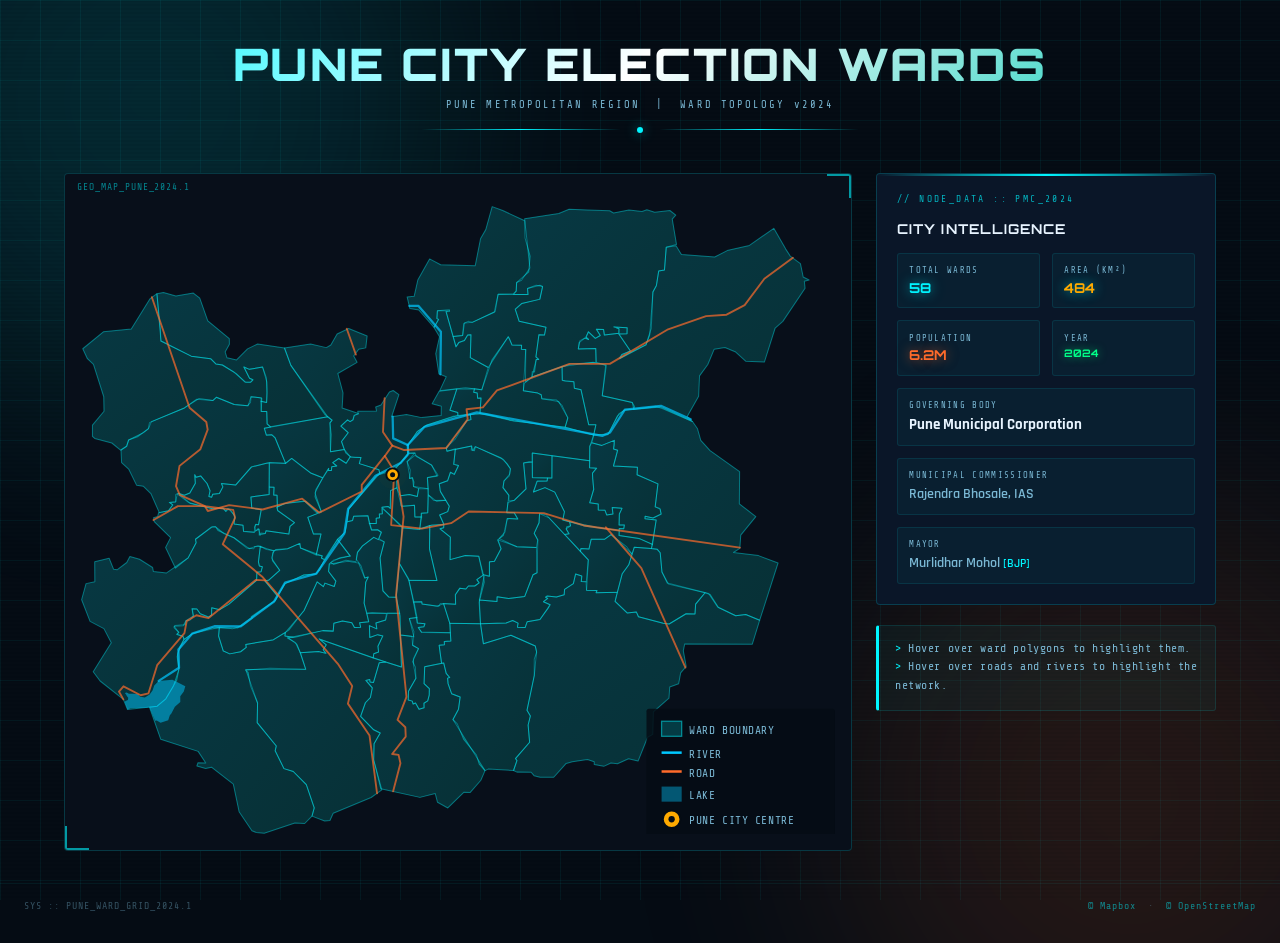
<file: portfolio_websites/multimedia_vs/index.html>
<!DOCTYPE html>
<html lang="en">
<head>
  <title>Pune City Election Wards</title>
  <meta name="viewport" content="width=device-width, initial-scale=1.0">
  <link href="https://fonts.googleapis.com/css2?family=Share+Tech+Mono&family=Rajdhani:wght@400;600;700&family=Orbitron:wght@700;900&display=swap" rel="stylesheet">
  <style>
    :root {
      --bg-deep:       #050c14;
      --bg-panel:      #080f1a;
      --bg-card:       #0a1628;
      --accent-cyan:   #00f5ff;
      --accent-teal:   #00c8b4;
      --accent-orange: #ff6b2b;
      --accent-amber:  #ffaa00;
      --grid-line:     rgba(0,245,255,0.06);
      --border:        rgba(0,245,255,0.18);
      --text-primary:  #e8f4ff;
      --text-secondary:#7ab8d4;
      --text-mono:     #00f5ff;
      --glow-cyan:     0 0 12px rgba(0,245,255,0.6), 0 0 30px rgba(0,245,255,0.2);
      --glow-orange:   0 0 12px rgba(255,107,43,0.6), 0 0 30px rgba(255,107,43,0.2);
    }

    *, *::before, *::after { box-sizing: border-box; margin: 0; padding: 0; }

    html { scroll-behavior: smooth; }

    body {
      background-color: var(--bg-deep);
      color: var(--text-primary);
      font-family: 'Rajdhani', sans-serif;
      min-height: 100vh;
      overflow-x: hidden;
      position: relative;
    }

    /* Animated grid background */
    body::before {
      content: '';
      position: fixed;
      inset: 0;
      background-image:
        linear-gradient(var(--grid-line) 1px, transparent 1px),
        linear-gradient(90deg, var(--grid-line) 1px, transparent 1px);
      background-size: 40px 40px;
      pointer-events: none;
      z-index: 0;
    }

    /* Scan-line overlay */
    body::after {
      content: '';
      position: fixed;
      inset: 0;
      background: repeating-linear-gradient(
        0deg,
        transparent,
        transparent 2px,
        rgba(0,0,0,0.04) 2px,
        rgba(0,0,0,0.04) 4px
      );
      pointer-events: none;
      z-index: 1;
    }

    /* Moving ambient glow */
    .ambient {
      position: fixed;
      width: 600px;
      height: 600px;
      border-radius: 50%;
      filter: blur(120px);
      opacity: 0.12;
      pointer-events: none;
      z-index: 0;
      animation: drift 18s ease-in-out infinite alternate;
    }
    .ambient-1 { background: var(--accent-cyan);  top: -200px; left: -150px; }
    .ambient-2 { background: var(--accent-orange); bottom: -200px; right: -150px; animation-delay: -9s; }

    @keyframes drift {
      from { transform: translate(0, 0); }
      to   { transform: translate(60px, 40px); }
    }

    main { position: relative; z-index: 2; }

    /* ── HEADER ── */
    header {
      text-align: center;
      padding: 2.5rem 1rem 1.5rem;
      position: relative;
    }

    .header-label {
      font-family: 'Share Tech Mono', monospace;
      font-size: 0.7rem;
      letter-spacing: 0.3em;
      color: var(--accent-cyan);
      text-transform: uppercase;
      margin-bottom: 0.5rem;
      opacity: 0.8;
    }

    h1 {
      font-family: 'Orbitron', sans-serif;
      font-size: clamp(1.4rem, 5vw, 2.8rem);
      font-weight: 900;
      letter-spacing: 0.05em;
      text-transform: uppercase;
      background: linear-gradient(135deg, var(--accent-cyan) 0%, #ffffff 50%, var(--accent-teal) 100%);
      -webkit-background-clip: text;
      -webkit-text-fill-color: transparent;
      background-clip: text;
      line-height: 1.1;
    }

    .header-sub {
      font-family: 'Share Tech Mono', monospace;
      font-size: 0.65rem;
      letter-spacing: 0.2em;
      color: var(--text-secondary);
      margin-top: 0.6rem;
    }

    .header-line {
      display: flex;
      align-items: center;
      justify-content: center;
      gap: 1rem;
      margin-top: 1rem;
    }
    .header-line::before,
    .header-line::after {
      content: '';
      flex: 1;
      max-width: 200px;
      height: 1px;
      background: linear-gradient(90deg, transparent, var(--accent-cyan), transparent);
    }
    .header-dot {
      width: 6px; height: 6px;
      background: var(--accent-cyan);
      border-radius: 50%;
      box-shadow: var(--glow-cyan);
      animation: pulse 2s ease-in-out infinite;
    }
    @keyframes pulse {
      0%, 100% { opacity: 1; transform: scale(1); }
      50%       { opacity: 0.5; transform: scale(0.7); }
    }

    /* ── LAYOUT ── */
    .container {
      display: grid;
      grid-template-columns: 1fr 340px;
      gap: 1.5rem;
      padding: 1rem 1.5rem 2rem;
      align-items: start;
      max-width: 1200px;
      margin: 0 auto;
    }

    /* ── MAP PANEL ── */
    .map-panel {
      background: var(--bg-panel);
      border: 1px solid var(--border);
      border-radius: 4px;
      padding: 1rem;
      position: relative;
      overflow: hidden;
    }

    .map-panel::before {
      content: 'GEO_MAP_PUNE_2024.1';
      position: absolute;
      top: 8px; left: 12px;
      font-family: 'Share Tech Mono', monospace;
      font-size: 0.6rem;
      color: var(--accent-cyan);
      opacity: 0.5;
      letter-spacing: 0.1em;
    }

    /* Corner decorations */
    .map-panel::after {
      content: '';
      position: absolute;
      top: 0; right: 0;
      width: 24px; height: 24px;
      border-top: 2px solid var(--accent-cyan);
      border-right: 2px solid var(--accent-cyan);
      opacity: 0.6;
    }

    .corner-bl {
      position: absolute;
      bottom: 0; left: 0;
      width: 24px; height: 24px;
      border-bottom: 2px solid var(--accent-cyan);
      border-left: 2px solid var(--accent-cyan);
      opacity: 0.6;
    }

    svg {
      width: 100%;
      height: auto;
      display: block;
      margin-top: 1rem;
    }

    /* Ward polygons */
    #ward polygon {
      fill: url(#techGrad);
      fill-opacity: 0.18;
      stroke: var(--accent-cyan);
      stroke-opacity: 0.4;
      stroke-width: 0.8;
      stroke-linecap: round;
      stroke-linejoin: round;
      transition: fill-opacity 0.2s, stroke-opacity 0.2s, stroke-width 0.2s;
      cursor: pointer;
    }

    #ward polygon:hover {
      fill: var(--accent-cyan);
      fill-opacity: 0.28;
      stroke-opacity: 1;
      stroke-width: 2px;
      filter: drop-shadow(0 0 6px rgba(0,245,255,0.5));
    }

    #road {
      transition: stroke 0.2s;
    }
    #road:hover polyline,
    #road:hover path {
      stroke: #ff9999;
      stroke-width: 3px;
    }

    #river:hover path,
    #river:hover polyline {
      stroke: #33ddff;
      stroke-width: 3px;
    }

    /* ── SIDEBAR ── */
    .sidebar { display: flex; flex-direction: column; gap: 1.2rem; }

    /* Card */
    .card {
      background: var(--bg-card);
      border: 1px solid var(--border);
      border-radius: 4px;
      padding: 1.25rem;
      position: relative;
      overflow: hidden;
    }

    .card::before {
      content: '';
      position: absolute;
      top: 0; left: 0; right: 0;
      height: 2px;
      background: linear-gradient(90deg, transparent, var(--accent-cyan), transparent);
    }

    .card-label {
      font-family: 'Share Tech Mono', monospace;
      font-size: 0.6rem;
      letter-spacing: 0.25em;
      color: var(--accent-cyan);
      text-transform: uppercase;
      margin-bottom: 1rem;
      opacity: 0.7;
    }

    .card h2 {
      font-family: 'Orbitron', sans-serif;
      font-size: 0.85rem;
      font-weight: 700;
      letter-spacing: 0.08em;
      color: var(--text-primary);
      margin-bottom: 1rem;
      text-transform: uppercase;
    }

    /* Stats grid */
    .stats-grid {
      display: grid;
      grid-template-columns: 1fr 1fr;
      gap: 0.75rem;
    }

    .stat {
      background: rgba(0,245,255,0.04);
      border: 1px solid rgba(0,245,255,0.1);
      border-radius: 3px;
      padding: 0.7rem;
    }

    .stat-label {
      font-family: 'Share Tech Mono', monospace;
      font-size: 0.55rem;
      letter-spacing: 0.15em;
      color: var(--text-secondary);
      text-transform: uppercase;
      margin-bottom: 0.3rem;
    }

    .stat-value {
      font-family: 'Orbitron', sans-serif;
      font-size: 0.85rem;
      font-weight: 700;
      color: var(--accent-cyan);
      text-shadow: var(--glow-cyan);
      line-height: 1.2;
    }

    .stat-value.orange { color: var(--accent-orange); text-shadow: var(--glow-orange); }
    .stat-value.amber  { color: var(--accent-amber); }

    .stat-full {
      grid-column: 1 / -1;
      background: rgba(0,245,255,0.04);
      border: 1px solid rgba(0,245,255,0.1);
      border-radius: 3px;
      padding: 0.7rem;
    }

   

    /* Hint card */
    .hint-card {
      background: rgba(0,245,255,0.04);
      border: 1px solid rgba(0,245,255,0.12);
      border-left: 3px solid var(--accent-cyan);
      border-radius: 3px;
      padding: 0.9rem 1rem;
      font-family: 'Share Tech Mono', monospace;
      font-size: 0.72rem;
      color: var(--text-secondary);
      letter-spacing: 0.05em;
      line-height: 1.6;
    }

    .hint-card span {
      color: var(--accent-cyan);
    }


    /* Footer */
    footer {
      padding: 1rem 1.5rem 2rem;
      font-family: 'Share Tech Mono', monospace;
      font-size: 0.62rem;
      color: rgba(122,184,212,0.4);
      letter-spacing: 0.1em;
      display: flex;
      justify-content: space-between;
      flex-wrap: wrap;
      gap: 0.5rem;
      border-top: 1px solid rgba(0,245,255,0.06);
    }

    footer a {
      color: rgba(0,245,255,0.5);
      text-decoration: none;
      transition: color 0.2s;
    }
    footer a:hover { color: var(--accent-cyan); }

    /* ── RESPONSIVE ── */
    @media (max-width: 800px) {
      .container {
        grid-template-columns: 1fr;
        padding: 0.75rem;
        gap: 1rem;
      }

      h1 { font-size: 1.3rem; }

      .stats-grid { grid-template-columns: 1fr 1fr; }

      .map-panel { padding: 0.75rem; }
    }

    @media (max-width: 480px) {
      header { padding: 1.5rem 0.75rem 1rem; }
      .stats-grid { grid-template-columns: 1fr; }
    }

    /* Tooltip */
    #tooltip {
      position: fixed;
      background: var(--bg-card);
      border: 1px solid var(--accent-cyan);
      border-radius: 3px;
      padding: 6px 10px;
      font-family: 'Share Tech Mono', monospace;
      font-size: 0.65rem;
      color: var(--accent-cyan);
      pointer-events: none;
      z-index: 999;
      display: none;
      letter-spacing: 0.08em;
      box-shadow: var(--glow-cyan);
    }

    /* Animated number counter */
    .count-up { display: inline-block; }
  </style>
</head>
<body>

  <div class="ambient ambient-1"></div>
  <div class="ambient ambient-2"></div>

  <div id="tooltip"></div>

  <main>
    <header>
      <h1>Pune City Election Wards</h1>
      <p class="header-sub">PUNE METROPOLITAN REGION &nbsp;|&nbsp; WARD TOPOLOGY v2024</p>
      <div class="header-line"><div class="header-dot"></div></div>
    </header>

    <div class="container">

      <!-- MAP -->
      <div class="map-panel">
        <div class="corner-bl"></div>
        <svg xmlns="http://www.w3.org/2000/svg" viewBox="0 0 600 500" preserveAspectRatio="xMidYMid meet">
          <defs>
            <linearGradient id="techGrad" x1="0" x2="1" y1="0" y2="1">
              <stop offset="0%"   stop-color="#00f5ff"/>
              <stop offset="100%" stop-color="#00c8b4"/>
            </linearGradient>
            <filter id="wardGlow">
              <feGaussianBlur in="SourceGraphic" stdDeviation="2" result="blur"/>
              <feComposite in="SourceGraphic" in2="blur" operator="over"/>
            </filter>
          </defs>

          <!-- Ward polygons (identical coordinate data) -->
          <g id="ward">
            <polygon points="149.7 220.8 149.7 229.5 135.2 231.5 135.9 240.4 143.4 241.7 141.3 253.6 138.8 253.5 137.8 259.7 129.3 258.9 128.9 254 121.8 253.1 122.5 247.2 118.7 241.7 116.6 240.8 115.3 243 113.2 240.6 104.7 240.9 87.1 236.8 77.5 228.6 82.2 230.2 86.6 228.4 91 220.7 90.5 213.8 91.6 215.9 95.2 214.8 100.3 220.8 102.7 226.6 101.8 231.1 104 231.7 104.8 229.4 110.1 228.8 112.9 223.5 111.7 220.9 123 222.1 135.4 207.8 147.5 204.7 149.8 204.6 149.7 220.8"/>
            <polygon points="85.5 235.9 104.7 240.9 113.2 240.6 115.3 243 117.6 241.1 122.2 246.1 121.8 253.1 128.9 254 129.4 259 137.8 259.7 141.1 256.6 142.6 261.9 143 260.3 146.7 260.6 147.2 258.5 165.4 261.1 166.3 255 169.9 251.9 156.6 242.4 155.6 239.7 162.1 236.8 178.9 234.9 188.9 244.4 180.5 247.7 185 261.1 191 261 187.2 277.7 174.7 272.2 174.2 268.5 164.4 272.7 152.8 274.4 140.8 270.3 133.8 272.7 121.7 264 109 258.2 107.1 255.3 104.5 255.3 91.1 265.2 91.6 267.9 85.3 280 75.2 288.2 67.3 271.8 71.3 263.9 58.3 251.2 57.7 248 61 247.1 61.7 244.1 69.6 242.5 73 237.9 70.3 235.9 75.3 235.5 76.6 229 85.5 235.9"/>
            <polygon points="173.2 205.2 183.2 212.7 192.3 216.2 186.2 228.3 191.3 243.4 187.3 243.9 177.7 234.7 162.1 236.8 156.2 239.5 156 230.2 153.3 230.2 153.6 223.9 149.8 223.6 149.9 204.3 162.6 204.9 167.6 200.9 173.2 205.2"/>
            <polygon points="226.6 112.9 221 114 217 119.4 219.7 124.4 204.4 133.3 208.5 148.8 207.8 160.8 220.8 165.1 217.4 166.6 216.3 170.3 214.1 171.6 212.1 170.2 206.8 175.2 212.6 180.4 207.3 187.4 209.5 193.8 198.5 195.5 198.1 172.6 199.8 170.4 194 165.9 167 126.8 161.9 113 182.7 109.9 195.2 112.7 198.8 110.6 203.8 101.8 213 97.5 227.7 103.4 226.6 112.9"/>
            <polygon points="75.5 71.6 89.4 69.3 94.5 73.3 100.9 91.4 118 105.5 118.1 110.1 114.7 116.1 116.2 120.8 123.8 122.5 132.5 113.7 140.5 109.8 161.9 113 167 126.8 196.3 167.7 150.7 175.7 148.1 173.4 147.8 163.5 143.4 163.5 143.1 155.3 147.7 156.3 148.2 148.4 147.4 136.4 144.5 128.2 134 130 129.6 128.1 134.1 137.1 136.8 138.3 135 140.2 130.9 140.2 121.9 132.3 112.5 126.5 107.3 125.7 103.1 121.5 87.7 119.5 63.6 107.4 60.4 69.8 65.6 68.9 75.5 71.6"/>
            <polygon points="63.1 97.4 63.6 107.4 87.7 119.5 103.1 121.5 107.3 125.7 112.5 126.5 123.6 133.4 130.5 140.1 135 140.2 136.8 138.3 134.1 137.1 129.6 128.1 134 130 144.5 128.2 147.9 139.9 147.7 156.3 143.1 155.3 143.7 152.7 135.3 151.7 133 159 121.9 158 107.7 152.2 104.7 154.8 94.1 153.1 82.3 160.7 54.5 172.4 53.7 177.2 45 183.6 37.9 186.2 36.3 191.2 31.7 194.4 24.5 188.6 10.9 185 9.1 183.4 9.1 174.4 18.3 163.3 18.1 151.8 9.9 126 5.1 121.5 1.4 113.6 17.8 100.1 40 97.8 54.8 74 60.4 69.8 63.1 97.4"/>
            <polygon points="218.2 200.1 222.8 200.1 221.5 205 237.1 209.9 237.7 212.9 213 241.2 210.2 259.5 204.1 265.3 193.6 281.4 191.3 280.1 191.8 278.3 187.2 277.7 191 261 185 261.1 180.5 247.8 191.3 243.4 186.2 231.5 186.9 225.6 197.1 208.8 196.9 210.4 199.3 210.5 199.5 207.5 203.5 206.9 200.3 204.2 205.1 200.9 211 204.7 214.3 199.6 218.2 200.1"/>
            <polygon points="228.3 246.4 231.2 257.8 236 257.6 239 259.6 236.6 265.5 233 263.7 224 270.5 220 275.6 218.9 283.1 210.8 281.9 200.9 285.2 198.6 283.8 206 279.9 214.3 278.6 204.1 265.3 210.2 259.5 211.9 251.2 216.1 250.2 217 246.8 228.3 246.4"/>
            <polygon points="246.8 219.2 251.3 218.1 251.4 224.2 246.3 226.5 246.1 240.7 244.3 239.1 239.5 239.8 239.8 244.8 237.4 245 237.6 248 234.9 248.4 235 252.7 229.4 252.6 228.3 246.4 217 246.8 216.1 250.2 211.9 251.2 213 241.2 235.9 214 244.8 211.7 246.8 219.2"/>
            <polygon points="199.1 181.9 198.5 195.5 209.5 193.8 214.3 199.6 211 204.7 205.1 200.9 200.3 204.2 203.5 206.9 199.5 207.5 199.3 210.5 196.9 210.4 197.1 208.8 192.3 216.3 183.2 212.7 167.7 200.9 162.8 204.8 154.5 184.6 151.9 182.1 147.5 182.4 145.9 176.9 196.3 167.7 199.8 170.5 198.1 172.6 199.1 181.9"/>
            <polygon points="113.7 260.6 121.7 264 131.8 272.1 137.5 272.7 138.1 271.1 142.7 270.8 141.2 283.2 141.9 286.4 144.3 287.1 143.3 291 140 291.5 139.7 298 117.5 317 110.4 321.2 104 319.7 103.9 325.4 101.7 327.1 94.9 324.5 92.2 320.7 88.6 320.4 89.4 326.2 83.6 329.9 82.9 333.2 74.7 333.9 74 335.5 77.8 339.3 76.2 340.8 81.3 342.5 82 344.8 76.8 356.4 77.9 368.7 76.2 377.4 67.5 392.2 60.6 398 37 400.7 33.7 392.6 15.2 378 9.7 370.6 24.1 347.6 18.2 336.3 7.2 330.5 .5 313.3 4 300.5 11 299 10.9 283.1 22.4 280.3 25.9 289 28.9 289.4 36.4 283.7 38.9 279 46.6 281.1 57 287.7 57.6 290.9 68.1 292 85.2 280 91.6 267.9 91.1 265.2 103.9 255.4 107.1 255.3 113.7 260.6"/>
            <polygon points="177.5 273.2 192.1 278.5 191.3 280.1 193.6 281.4 190 289.5 186.3 293.2 177.3 293.6 162.4 300.5 156.4 310.4 146.3 298.3 149.2 297.9 158.1 289.9 152.3 282.2 152.6 275.8 155 273.3 164.4 272.7 174 268.5 174.7 272.2 177.5 273.2"/>
            <polygon points="147.7 273.4 153.6 274.2 151.6 280.1 158.1 289.9 149.2 297.9 146.3 298.3 156.4 310.4 154.6 313.9 124.6 335.8 105.2 335.6 89 340.1 82 344.8 80.7 342.1 76.3 340.9 77.8 339.3 74.1 334.5 81.3 334 83.6 329.9 86.7 329.5 89.4 326.2 88.2 320.5 92.2 320.7 94.9 324.5 101.5 327.2 103.9 325.4 104 319.7 110.4 321.2 117.5 317 139.7 298 140 291.5 143.3 291 144.3 287.1 141.9 286.4 141.2 283.2 142.7 270.8 147.7 273.4"/>
            <polygon points="212.5 282.7 220.9 284.1 225.8 296 228.6 295.3 226.6 299.3 225.3 316 228.9 330.8 221.7 331.6 222.5 335.2 217.6 335.5 215.5 331.7 208.1 330.3 201.2 332 200.7 338.3 192.4 337.9 169.5 343.4 162.3 342.1 162.6 339.4 177.5 321.9 187.9 299.1 192.9 302.9 194.1 300.1 201.5 302.8 202.8 298.5 197 290.8 197.6 284.8 212.5 282.7"/>
            <polygon points="236 265.1 241.3 267.3 238 280 240.2 306.1 244.8 311.1 250.8 311.3 253.6 324.1 227.5 324.1 225.3 316 226.6 299.3 228.6 295.3 225.8 296 222.9 286.6 219 281.1 220 275.6 224.1 270.4 232.9 263.7 236 265.1"/>
            <polygon points="244 244.2 255.7 255.1 250.8 311.3 244.8 311.1 240.3 306.4 238 280 241.3 267.3 237 264.8 239 259.6 236 257.6 231.2 257.8 229.4 252.6 235 252.7 234.9 248.4 237.6 248 237.4 245 239.8 244.8 239.6 240.7 244 244.2"/>
            <polygon points="264.9 342.8 254.2 341.3 253.9 326.3 250.8 311.3 253.4 284.5 260.7 296.7 265.6 318.2 267.4 327.5 261.3 328.3 264.9 342.8"/>
            <polygon points="153.4 229.7 156 230.2 156.4 242.3 169.9 252 166.3 255 165.4 261.1 147.2 258.5 146.7 260.6 141.8 261.9 142 257.2 139 258.5 138.1 255.6 139.2 253.2 141.3 253.6 143.4 241.7 135.9 240.4 135.2 231.5 149.7 229.5 149.8 223.6 153.6 223.9 153.4 229.7"/>
            <polygon points="277.7 257.1 277.3 272.9 283.2 298 260.9 297.9 253.4 284.5 255.6 256 268 257.5 277.4 254.2 277.7 257.1"/>
            <polygon points="261.5 214.2 261.5 216.9 263.7 216.2 265 219.8 264.6 223.2 268.7 224.8 267.6 231.2 261.3 229.5 254.1 230.5 251.5 225.1 251.3 218.1 246.8 219.2 246.6 216.3 244.8 216.2 244.8 211.7 250 209.2 260.5 196.8 265.8 196.6 259.5 203.4 261.5 214.2"/>
            <polygon points="283.5 215 275.7 216 276.3 225 264.6 223.2 263.8 216.3 261.5 216.9 262 210.3 259.5 203.4 265.9 198.3 279.1 206.3 283.5 215"/>
            <polygon points="256.8 239.1 265.4 238.2 265.7 247.4 271.1 247.4 269.5 257.2 255.6 256 239.5 239.8 244.3 239.1 246.1 240.7 246.3 226.5 251.4 224.2 254.8 238.7 256.8 239.1"/>
            <polygon points="212.2 279 201.3 281.6 197.6 284.8 197 290.8 202.8 298.5 201.5 302.8 194.1 300.1 192.9 302.9 187.9 299.1 177.5 321.9 165.2 337.7 153.3 345.1 131.1 348.9 131.5 351.3 127 354.7 118.4 356.4 113.2 354.1 109.5 342.2 110.1 335.3 120.6 336.5 128.5 333.7 136.4 328 135.4 326.7 154.6 313.9 161.9 300.8 177.3 293.6 187.2 292.7 204.1 265.3 214.3 278.6 212.2 279"/>
            <polygon points="271.2 168.4 286.6 166.7 286.7 159.4 279.4 157.3 285 147.5 299.1 145.6 293.6 162.5 299.8 164.4 299.9 166.7 275.3 174.3 267.5 179.6 260.2 190.2 259.8 198.5 249.1 209.8 237.7 212.9 237.1 209.9 221.5 205 222.8 200.1 214.6 199.7 210.6 196.4 207.3 187.4 212.6 180.4 206.8 175.2 212.1 170.2 214.1 171.6 216.6 170 217.4 166.6 220.6 165.6 220.2 163.3 235.2 163.1 234.5 160 238.7 158.3 245.4 148 248.4 146.8 253 150.1 247.2 167.7 259 166 271.2 168.4"/>
            <polygon points="293.2 83.4 290.5 84.1 298.4 112 300.6 108.7 305.1 107.1 307.7 102.7 310.3 102.4 309.8 120.7 324.1 128.5 318.9 146.3 306 144.7 285.4 147.1 290.6 135.9 284.8 133.6 282.3 117.5 285.3 104 280.9 96.6 284.6 90.2 283.2 89.6 283.6 83.4 293.2 83.4"/>
            <polygon points="242.4 362.8 237.3 363.5 232.7 379.2 230 378.8 229.8 376.8 226.7 377.5 231.8 383.5 230.3 391.1 226.3 395.3 222.5 406.2 232.9 416.8 238.1 419.4 233.2 427.9 232.9 440.7 239.4 464.6 230.9 470.7 200.7 483.2 198.1 489 193.9 489.4 183.8 485.5 185.6 478.9 179.3 460.5 168.9 450 161.5 447.7 154.5 433.5 155.4 429.7 140.2 411.1 140.5 395.5 131 368.8 178.8 368.6 174.5 355.5 189 354.5 194.9 356 192.7 353.1 195.2 349.2 189.5 344.5 242.4 362.8"/>
            <polygon points="231.7 323.7 243.1 324.2 242.4 329.4 234.7 331.8 235.4 336.5 229.5 333.9 229.8 343.3 236.1 341.1 240.2 342.1 236.3 350.3 236.8 354.9 233 356.3 232.5 359.7 189.5 344.5 195.2 349.2 192.7 353.1 194.9 356 189 354.5 174.5 355.5 170.7 347.5 164.2 343.8 192.4 337.9 200.7 338.3 201.2 332 208.1 330.3 215.5 331.7 217.6 335.5 222.5 335.2 221.7 331.6 228.9 330.8 227.5 324.1 231.7 323.7"/>
            <polygon points="243.8 324 253.6 324.1 255 366.9 232.5 359.7 233 356.3 236.8 354.9 236.3 350.3 240.2 342.1 236.1 341.1 229.8 343.3 229.5 333.9 235.4 336.5 234.7 331.8 242.4 329.4 243.8 324"/>
            <polygon points="264.7 365.3 266.5 375.8 260.6 386.1 260.4 393.1 263.6 394 264.3 396.3 266.2 395.5 269 400.4 273 399.2 272.9 395.7 275.9 393.8 277.1 389.3 277.2 384.1 273 380.1 273.5 366.7 288.6 363.6 290.6 371.9 293.4 375.2 291.7 375.7 292.1 380.1 294.9 388.1 301.7 390.7 300.4 400.4 296 408.7 321.5 449.3 318.2 457 309.6 466.8 304.8 466.5 291.9 479 283.7 474.5 281.9 467.6 269.7 470.6 238.5 463.7 232.9 440.7 233.2 427.9 238.1 419.4 232.9 416.8 222.5 406.2 226.3 395.3 230.3 391.1 231.8 383.5 226.7 377.5 229.8 376.8 230 378.8 232.7 379.2 237.3 363.5 242.4 362.8 255 366.9 254.2 341.3 263.4 342.4 263.9 349.5 268.6 352.2 264.5 360.3 264.7 365.3"/>
            <polygon points="271.2 315 271.4 316.7 283.3 318.5 288.5 316.4 293.5 332.1 293.9 339.6 270.8 339 268.4 335.4 272.8 334.9 273.7 332.4 267.6 331.8 264.5 315.2 271.2 315"/>
            <polygon points="288.5 253.4 288.6 256.1 285.8 256.9 293.9 263.5 293.7 281.4 305.9 278.2 316.5 278.7 320.3 293.5 315 297.3 316.8 299.9 313.3 302.4 308.3 302.4 306.3 304.8 301.5 304.1 297.9 309.4 298.1 317 286 316.4 284.6 318.6 271.4 316.7 271.2 315 264.5 315.2 260.9 297.9 283.2 298 277.3 272.9 277.4 254.2 288.5 253.4"/>
            <polygon points="290.3 234.1 293.1 238.9 291.8 243.2 285.4 245.9 288.8 253.4 279.3 253.8 269.5 257.2 270.8 244.5 275.9 244.1 276.4 229.9 280.7 234.3 290.3 234.1"/>
            <polygon points="271.3 225 276.3 225 275.9 244.1 270.8 244.5 271.1 247.4 265.7 247.4 265.4 238.2 254.8 238.7 254.1 230.5 261.3 229.5 267.6 231.2 268.7 224.8 271.3 225"/>
            <polygon points="290.8 193 291.2 195.1 297.9 193.1 296.6 205.6 300.4 206.5 297 213.6 294 211.9 291.7 218.7 285.1 221.1 285.7 226.5 290.3 234.1 283 235 276.4 229.9 275.6 216.2 284.1 214.2 278.8 206 266.7 199.2 265.8 196.6 260.5 196.8 260.2 190.2 267.5 179.6 275.3 174.3 295.9 167.4 309.8 165.9 310.3 170 307 170.8 290.8 193"/>
            <polygon points="320.9 299.5 316.8 315.4 317.9 332.4 293.5 332.1 288.5 316.4 298.1 317 297.9 309.4 301.5 304.1 306.3 304.8 308.3 302.4 313.3 302.4 316.8 299.9 315 297.3 320.3 293.5 320.9 299.5"/>
            <polygon points="324 448.1 321.5 449.3 316.9 444.2 314.7 437 304.4 424.2 299.4 412.1 296 408.7 300.4 400.4 301.7 390.7 294.9 388.1 292.1 380.1 291.7 375.7 293.4 375.2 290.6 371.9 288.6 363.6 286.9 363.8 285 349.6 289.2 349.2 289.1 346.6 294.3 346.1 293.5 332.1 317.9 332.4 320.2 348.3 342.1 341.6 361.5 350.2 362.6 355.2 360.7 360.7 360.7 373.6 354.9 401.3 357.6 405.8 355.8 413 357 426.7 345.7 439.7 346.9 441.3 344.2 449.2 324 448.1"/>
            <polygon points="344.6 171 385.4 176.1 408 182.2 404.8 191.5 404.8 202.7 359.1 196.6 359.1 203.8 352.2 204.5 354.1 225.1 344.9 234.1 340.5 234.7 340.4 230.1 335.8 224.1 336.6 218.8 340.8 214.8 341.7 209.1 336.2 201.7 313.8 191.5 313.1 194.7 310.5 194.2 310.9 190.9 291.2 195.1 290.6 192.3 297.5 185.8 307 170.8 310.3 170 309.8 165.9 322.3 165.4 344.6 171"/>
            <polygon points="174.5 355.5 178.8 368.6 150.3 367.8 131 369.4 133 371.1 134.9 381.9 140.5 395.5 140.2 411.1 155.4 429.7 154.5 433.5 161.5 447.7 168.9 450 179.3 460.5 185.6 479 183.8 485.5 178 491.4 170.2 491 145.8 499.1 139.4 498.5 136 497.1 125.8 482 121.2 460 103.8 446.6 99.2 447.6 92.2 445.6 93.1 443 99.3 443.3 93.2 434 63.4 424.3 54.5 398.9 60.6 398 67.5 392.2 73.6 381.9 77.9 368.7 76.5 358.6 78.6 350.8 82 344.8 89 340.1 110.1 335.3 109.5 342.2 113.2 354 118.4 356.4 127 354.7 131.5 351.3 131.1 348.9 152.8 345.3 162.6 339.4 162.3 342.1 168.8 343.2 164.1 342.9 171.9 348.9 174.5 355.5"/>
            <polygon points="267.5 329.5 267.6 331.8 273.7 332.4 272.8 334.9 268.4 335.4 271.1 339.3 293.9 339.6 294.3 346.1 289.1 346.6 289.2 349.2 285 349.6 286.9 363.8 273.5 366.7 273 380.1 277.2 384.1 277.1 389.3 275.9 393.8 272.9 395.7 273 399.2 269 400.4 266.2 395.5 264.3 396.3 263.6 394 260.4 393.1 260.6 386.1 266.5 375.8 266.1 367 263.9 362.6 268.6 352.2 263.9 349.5 264.9 338.8 261.3 328.3 267.4 327.5 267.5 329.5"/>
            <polygon points="313.1 145.5 312.5 148.2 315.3 148.8 315.6 153 318.3 152.7 317.5 165.2 299.9 166.7 299.8 164.4 293.6 162.5 299.1 145.6 313.1 145.5"/>
            <polygon points="417.5 126.8 414.8 151 438.7 156.4 440.5 159.5 439.9 161.9 432.9 162.2 428.1 165.3 419.1 182 408 182.2 409.7 174.1 404 174 397.9 146.3 392.6 145 392.2 139.8 383 138.6 382.8 127.7 407.5 124.4 417.5 126.8"/>
            <polygon points="560.8 34.3 564.4 39.9 572.5 45.9 574.7 56.5 579.4 58.9 575.6 59.9 576.2 65.5 558.5 91.8 552.4 97.1 543.8 124.2 529.1 123.6 521 116.2 512.4 112.6 503.9 113.9 498.8 126.1 492.2 135.2 491.5 151.4 482.4 167.6 486.6 171.5 461.1 159.9 439.9 161.9 438.7 156.4 414.8 151 418 126.8 409.9 124.4 409.6 113.3 395.8 113.7 396.3 108.8 401.2 105 403.9 106.2 401.9 104.3 403.8 100.1 409.3 105.3 413.2 103.1 410.1 98.1 415.8 98.2 416.5 102.7 428 101.2 428.1 97.7 424 96.2 434.6 96.9 434.5 101.7 428 101.9 437.2 115.4 430.5 118.1 428.1 121.4 449.6 110.4 453.8 97.3 455.1 68.5 457.9 63.2 459.7 51.7 464.3 50.9 465.7 32.9 473.5 31.7 477.8 38.6 504.3 40.6 514.2 35.5 531.9 31.4 551.3 17.8 560.8 34.3"/>
            <polygon points="403.1 3.2 420.7 3.8 423.8 5.6 436 3.1 446.4 4.4 450.3 3 456.5 5 468.6 3.6 473.3 7.2 470.5 10.4 473.9 30.7 465.7 32.9 464.3 50.9 459.7 51.7 457.9 63.2 455.1 68.5 452.6 102.6 449.6 110.4 428.7 121.6 430.5 118.1 437.2 115.4 428 101.9 434.5 101.7 434.6 96.9 424 96.2 428.1 97.7 428 101.2 416.5 102.7 415.8 98.2 410.1 98.1 413.2 103.1 409.3 105.3 403.8 100.1 401.9 104.3 403.9 106.2 401.2 105 397.1 107.1 395.7 113.7 409.6 113.3 409.9 124.4 389.1 126 358.8 136.1 362.2 122.2 364.2 122.1 362 120 364.4 102.4 368.8 102.7 370 96.5 348.7 91.8 345.6 82.3 350.7 77.6 365 74.3 367.3 64.1 362.2 63 355.3 65.6 355.7 70.5 344.1 70.4 346.3 67.7 346.6 60.9 350.5 59.1 357.2 49.4 353 10.1 380.2 6 388.4 2.6 403.1 3.2"/>
            <polygon points="463.5 161.6 486.6 171.5 490.5 177 493.2 186.5 500.6 194.6 524.1 211.4 523.9 237 537 247.2 525 261.9 524.3 272.4 519.2 275.7 539.1 278.2 554.7 284.1 540.1 329.6 529 325.1 521 326.1 506.6 319.1 499.4 308.4 466.5 300 462.3 291.2 460.9 275.9 458.4 273.1 453.9 272.6 457.7 249.9 448.8 248.9 448.9 246.9 455.2 248.3 461.7 245 460.6 240.7 456.9 239.4 459.1 221.1 442.5 213.9 442.8 207.9 423.7 206.9 427 194.4 423.8 193.3 424.4 186.5 414.5 190.5 406.4 188.4 408 182.2 419.7 181.5 426.7 167.3 432 162.6 457.4 159.4 463.5 161.6"/>
            <polygon points="385.4 139.4 392.2 139.8 392.6 145 397.9 146.3 404 174 409.7 174.1 408 182.2 385.2 176.1 387.4 168.6 382.7 158.6 378.4 154.4 366.7 153.3 366.2 150.2 363.5 148.9 352 147.1 352.6 141.1 358.8 136.1 382.8 127.7 383 138.6 385.4 139.4"/>
            <polygon points="451.2 272.4 458.4 273.1 460.9 275.9 462.3 291.2 467.5 300.9 496.6 307.8 489.1 316.8 488.6 324.6 481.5 324.5 468 332.6 463.3 332.1 443.6 326.9 441.9 323 434.6 323.8 425 314.6 430.7 292.6 435.9 285.5 440.3 271.5 451.2 272.4"/>
            <polygon points="335.6 3.6 353.1 11.7 353.4 25.5 357.4 39.9 356.3 52.5 346.7 60.9 346.3 67.7 344 70 331.9 70.3 328.9 84.5 311.3 92.6 308 91.8 304.5 93.6 303.7 103 296.1 103.8 290.5 84.1 293.3 84 293.2 82.5 283.6 83.4 283.2 89.6 284.6 90.2 280.9 96.6 268.9 82.8 261.7 81.6 259.5 72.4 265.1 71.9 268.1 58.6 277.4 42.1 286.2 46.8 313.7 47.5 318 25.8 322.1 18.8 327.2 .5 335.6 3.6"/>
            <polygon points="365.2 63 367.3 64.1 365.2 74.1 350.8 77.5 345.5 82 348.7 91.8 370 96.5 368.8 102.7 364.4 102.4 362 120 364.2 122.1 362.2 122.2 360.9 132 359.1 131.8 358.8 136.1 353.7 140.1 353.9 114.1 350.4 114 350.6 110.8 343 110.7 340 104.1 324.1 128.5 309.8 120.7 310.3 102.4 307.7 102.7 305.1 107.1 300.6 108.7 298.4 112 296.1 103.8 303.7 103 305.1 93.2 311.3 92.6 329.6 83.9 331.9 70.3 355.7 70.5 355.3 65.6 365.2 63"/>
            <polygon points="407 216.6 408 225.4 404.8 236.2 411.6 237.1 411.6 242 417 242.2 418.3 245.8 423.3 245 422.7 239.9 430.5 240.6 428.4 245.1 428.2 253.8 432.4 253.8 431.9 256.8 428.3 256.6 428.2 258.3 401.8 254.8 383.4 249.8 384.7 243.3 377 227.7 369.2 224.1 360 227.6 363.1 218.9 370.9 218.8 371.3 216.4 374.7 216.4 374.8 198.7 404.8 202.7 404.7 208.3 410.3 208.6 407.1 212.5 407 216.6"/>
            <polygon points="341.3 106.3 343 110.7 350.6 110.8 350.4 114 353.9 114.1 352 147.1 363.5 148.9 366.2 150.2 366.7 153.3 380.1 155.5 387.4 168.6 385.2 176.1 342 170.7 317.5 165.2 318.3 152.7 315.6 153 315.3 148.8 312.5 148.2 313.1 145.5 318.9 146.3 327.1 122.3 340 104.1 341.3 106.3"/>
            <polygon points="410.2 255.7 428.3 258.3 428.2 262.3 444.7 264.7 454.8 269.3 453.9 272.6 440.3 271.5 438.5 277 434.3 271.3 421.8 261.5 416.8 265.1 406 265.1 404.2 273 397.8 272.6 397.4 274.9 384.9 261.4 388.3 260.9 386.1 257.2 386.5 255.2 389.6 254.5 388.8 251.3 410.2 255.7"/>
            <polygon points="402 300.7 402.3 305.7 410.6 306 409.9 307.8 426.8 307.3 425 314.6 434.6 323.8 441.9 323 443.6 326.9 463.3 332.1 468 332.6 481.5 324.5 488.6 324.6 489.1 316.8 496.6 307.8 500.7 309.2 507.3 319.5 521 326.1 529 325.1 540.1 329.6 534.2 348.7 480.4 348.5 479.3 354 481.6 366.3 477.2 371.5 475.6 380.1 468.5 382.7 467.9 391.6 455.5 402.6 455 420.5 450.9 422.7 443.3 441.7 435.7 439.8 426.9 443.9 421.7 443.2 416 445.9 408.4 444.5 408.4 442.2 403 440.4 391 442.2 386.1 443.6 376.2 454.6 365.3 454.6 360.5 453.3 358.2 450.6 346.9 450.5 344.2 449.2 346.9 441.3 345.7 439.7 357 426.7 355.8 413 357.6 405.8 354.9 401.3 360.7 373.6 362.5 354.4 361.5 350.2 342.1 341.6 320.2 348.3 317.9 332.4 338.3 331.8 343.5 329.8 347.8 331.9 347.3 335.2 353.4 335.5 355 330.9 365.2 329 371.5 320.2 373.3 317.3 368 314.9 371.4 312.2 369.7 311.3 370.8 310.4 378.3 311.1 384.5 309.3 384.8 305.1 391.8 300.5 393.6 292.8 398.5 294.5 398.1 298.9 402.1 299 402 300.7"/>
            <polygon points="372.4 248.1 403.7 281.6 402.1 299 398.1 298.9 398.5 294.5 393.6 292.8 391.8 300.5 384.8 305.1 384.5 309.3 378.3 311.1 370.8 310.4 369.7 311.3 371.4 312.2 368 314.9 373.3 317.3 371.5 320.2 365.2 329 355 330.9 353.4 335.5 347.3 335.2 347.8 331.9 343.5 329.8 338.3 331.8 317.9 332.4 317 313.5 331 314.8 331.1 311 340.3 312.3 353.1 310.7 359.7 293.4 362.9 291.9 363.5 265.7 360.6 260.5 364.5 252.1 364.9 244.8 372.4 248.1"/>
            <polygon points="340.8 268.7 346.9 271.2 362.4 271.7 362.9 291.9 359.7 293.4 353.1 310.7 340.3 312.3 331.1 311 331 314.8 317 313.5 320.9 293.8 325 294.6 325 283.1 329 282.7 334.3 272.7 331.7 265.6 340.8 268.7"/>
            <polygon points="356.5 203.5 359.1 203.8 359.2 216.2 371.3 216.4 370.9 218.8 362.8 219.1 360 227.6 369.2 224.1 377 227.7 384.7 243.3 383.4 249.8 388.8 251.3 389.6 254.5 386.1 256.8 388.3 260.9 384.9 261.4 370.3 245.9 364.9 244.8 364.5 252.1 360.6 260.5 363.5 265.7 362.4 271.7 346.9 271.2 332.7 264.7 337.4 259.4 339.2 248.7 347.6 249 344.7 244.1 338.8 244 339.7 235.9 344.9 234.1 354.1 225.1 352.2 204.5 356.5 203.5"/>
            <polygon points="426.1 265.1 438.5 277 435.9 285.5 430.7 292.6 426.8 307.3 409.9 307.8 410.6 306 402.3 305.7 403.7 281.6 397.4 274.9 397.8 272.6 404.2 273 406 265.1 416.8 265.1 421.8 261.5 426.1 265.1"/>
            <polygon points="424.3 190.5 423.8 193.3 427 194.4 423.7 206.9 442.8 207.9 442.5 213.9 459.1 221.1 456.9 239.4 460.9 241.2 461.6 245.3 455.2 248.3 448.9 246.9 448.8 248.9 457.7 249.9 454.8 269.3 443.3 264.3 428.2 262.3 428.3 256.6 431.9 256.8 432.4 253.8 428.2 253.8 428.4 245.1 430.5 240.6 422.7 239.9 423.3 245 418.3 245.8 417 242.2 411.6 242 411.6 237.1 404.8 236.2 408 225.4 407 212.6 410.3 208.6 404.7 208.3 404.9 191.2 406.4 188.4 414.5 190.5 424.4 186.5 424.3 190.5"/>
            <polygon points="142.3 152.6 143.9 152.9 143.4 163.5 147.8 163.5 148.1 173.4 150.9 175.8 145.9 176.9 147.5 182.3 151.9 182.1 154.5 184.6 162.8 204.8 150 204.2 136 207.4 123 222.1 111.7 220.9 112.9 223.5 110.1 228.8 104.8 229.4 104 231.7 101.8 231.1 102.7 226.6 100.3 220.8 95.2 214.8 91.6 215.9 90.5 213.8 91 220.7 86.6 228.4 82.2 230.2 77.5 228.6 75.3 229.7 75.4 235.4 70.3 235.9 73 237.9 69.6 242.5 62.3 244 55.6 228.8 49.5 223 44.3 222.3 37.9 209.3 32.3 204.3 31.8 194 36.3 191.2 37.9 186.2 49.7 180.3 53.7 177.2 56 171.6 82.3 160.7 92.1 153.7 105 154.8 107.7 152.2 121.9 158 132.3 159 134.9 156.3 135.3 151.7 142.3 152.6"/>
            <polygon points="359.1 196.6 374.8 198.7 374.7 216.4 359.2 216.1 359.1 196.6"/>
            <polygon points="311.7 194.5 313.8 191.5 334.1 200.3 339.2 205.2 341.7 209.1 341.2 213.3 336.6 218.8 335.8 224.1 340.5 230.3 338.8 244 344.7 244.1 347.6 249 339.2 248.7 336.2 262 331.6 265.8 334.2 272.8 329 282.7 325 283.2 325 294.6 319.6 293.1 316.5 278.7 305.9 278.2 293.7 281.4 293.9 263.5 285.7 256.9 288.6 256.1 288.8 253.4 285.4 245.9 291.8 243.2 293.1 238.9 286.2 227.8 285.1 221.1 291.7 218.7 294 211.9 297 213.6 300.4 206.5 296.6 205.6 297.9 193.5 310.8 190.9 311.7 194.5"/>
          </g>

          <!-- Lake -->
          <g id="lake" fill="#00c8ff" fill-opacity="0.5" stroke="none">
            <polygon points="79 390.1 79 394.6 74.7 398.4 71.9 403.8 70.7 405.3 69.4 409.2 63.3 411.3 60.3 409.4 59 409.7 57.4 405.9 55.7 401.7 54.5 398.9 52.3 399.3 47.2 399.4 42.8 399.5 39.5 399.6 38.5 400 37 400.7 35.7 397 34.8 394.6 35.4 393.9 37.3 393.1 37.6 391.4 36.6 390.1 35.7 388.6 34.9 387.6 36.4 387.2 38.1 388.2 41.7 388.1 44.2 388.3 45.4 388.6 47.1 390.5 50.8 391.2 54.6 388.7 56.9 385.6 58.3 381.6 61.8 377.9 72.7 377 75.6 378.4 83 382.2 81.8 386.3 79 390.1"/>
          </g>

          <!-- River -->
          <g id="river" fill="none" stroke="#00c8ff" stroke-linecap="round" stroke-linejoin="round" stroke-width="1.8" stroke-opacity="0.7">
            <path d="m260,190.2l13.2-14.4,41.8-11.6,99.8,18.7,6.1-2.6,11.9-18.3,28.7-3,23.7,10.7"/>
            <polyline points="61.8 377.9 78 367.5 77.5 352.9 88.4 340.3 106.2 334.4 126.9 334.6 153.6 314.8 162.4 299.6 187.3 292.5 209.5 260.6 212.6 240.9 234.4 214.7 254.3 204.6 260.4 197.3 260 190.2"/>
            <path d="m248,167.7l.4,17.2,11.6,5.3m1.3-110.7h7.3l17.8,20.5-.4,33.9"/>
          </g>

          <!-- Road -->
          <g id="road" fill="none" stroke="#ff6b2b" stroke-linecap="round" stroke-linejoin="round" stroke-width="1.5" stroke-opacity="0.7">
            <polyline points="56.4 72.6 86.4 160.6 99.7 171.9 100.8 178 95 193.5 78.4 206.8 75.6 223 78.6 229.8 98.6 238.8 121.1 241.8 122.6 248.1 112.8 269.1 144 294.8 204.4 364.3 215.8 381.9 212.4 396 229.6 421.4 235.6 467.4"/>
            <path d="m241.6,153l-1.3,26.9,7.4,10.8-5.9,8.2,9.6,15.3,5.3,33-6,62.4,8.3,81-7.1,18.3,6.2,5.9.3,7.5-10.8,13.8,5.1.7,1.5,6.6-5.8,22.4m-36.9-368.1l7.2,20.5"/>
            <polyline points="241.8 198.9 223.4 221.9 223.4 227.2 189.6 244 176 232.9 144.5 241.5 117.9 238 100.9 242.7 98.6 238.8 77.1 238.8 57.7 249.9"/>
            <polyline points="247.7 190.7 257.2 194.2 290.6 192.6 307.7 169.8 306.8 161.7 319.8 160.2 331 146.8 388.7 125.6 420.8 125.6 467.2 98.1 497.4 87.6 513.7 86.5 528.1 78.9 543.8 57.9 566.5 41.2"/>
            <polyline points="249.2 212.5 246.8 253.9 271.3 256.7 294.5 252.4 308.5 243.1 368.3 244.4 400 254.2 524.3 271.9"/>
            <polyline points="417.7 255.7 445.9 288.1 481 367.3"/>
            <polyline points="33.7 392.6 30.2 386.4 33.8 382.2 47.5 389.3 53.7 387.8 60.6 365.4 82.3 339.9 84.1 330.3 91.8 325.7 101.5 327.9 139.3 297.5 146.4 297.9"/>
          </g>

          <!-- City center marker -->
          <g id="pune">
            <circle cx="247.97" cy="213.83" r="8" fill="rgba(255,170,0,0.2)" stroke="none">
              <animate attributeName="r" values="8;14;8" dur="2s" repeatCount="indefinite"/>
              <animate attributeName="opacity" values="0.2;0;0.2" dur="2s" repeatCount="indefinite"/>
            </circle>
            <circle cx="247.97" cy="213.83" r="5" fill="#ffaa00" stroke="#050c14" stroke-width="1.5"/>
            <circle cx="247.97" cy="213.83" r="2" fill="#050c14"/>
          </g>

          <!-- Legend (clean, minimal) -->
            <g id="legend" font-family="'Share Tech Mono', monospace">
            <!-- Background box -->
            <rect x="450" y="400" width="150" height="110" fill="rgba(5,12,20,0.85)" rx="2"/>
            
            <!-- Ward Boundary -->
            <rect x="462" y="410" width="16" height="12" fill="rgba(0,245,255,0.2)" stroke="rgba(0,245,255,0.5)" stroke-width="1"/>
            <text x="484" y="420" font-size="9" fill="#7ab8d4" letter-spacing="0.05em">WARD BOUNDARY</text>
            
            <!-- River -->
            <line x1="462" y1="435" x2="478" y2="435" stroke="#00c8ff" stroke-width="2"/>
            <text x="484" y="439" font-size="9" fill="#7ab8d4" letter-spacing="0.05em">RIVER</text>
            
            <!-- Road -->
            <line x1="462" y1="450" x2="478" y2="450" stroke="#ff6b2b" stroke-width="2"/>
            <text x="484" y="454" font-size="9" fill="#7ab8d4" letter-spacing="0.05em">ROAD</text>
            
            <!-- Lake -->
            <rect x="462" y="462" width="16" height="12" fill="rgba(0,200,255,0.4)" stroke="none"/>
            <text x="484" y="472" font-size="9" fill="#7ab8d4" letter-spacing="0.05em">LAKE</text>
            
            <!-- Pune City Centre (custom circle marker) -->
            <circle cx="470" cy="488" r="7" fill="#ffaa00" stroke="#050c14" stroke-width="1.5"/>
            <circle cx="470" cy="488" r="2.5" fill="#050c14"/>
            <text x="484" y="492" font-size="9" fill="#7ab8d4" letter-spacing="0.05em">PUNE CITY CENTRE</text>
            </g>
        </svg>
      </div>

      <!-- SIDEBAR -->
      <div class="sidebar">

        <!-- Info card -->
        <div class="card">
          <p class="card-label">// NODE_DATA :: PMC_2024</p>
          <h2>City Intelligence</h2>
          <div class="stats-grid">
            <div class="stat">
              <div class="stat-label">Total Wards</div>
              <div class="stat-value" data-target="58">—</div>
            </div>
            <div class="stat">
              <div class="stat-label">Area (km²)</div>
              <div class="stat-value amber" data-target="484">—</div>
            </div>
            <div class="stat">
              <div class="stat-label">Population</div>
              <div class="stat-value orange" data-target="6200000">—</div>
            </div>
            <div class="stat">
              <div class="stat-label">Year</div>
              <div class="stat-value" style="font-size:0.65rem; color: #00ff88; text-shadow: 0 0 8px rgba(0,255,136,0.5);">2024</div>
            </div>
            <div class="stat-full">
              <div class="stat-label">Governing Body</div>
              <div style="font-family:'Rajdhani',sans-serif; font-weight:700; color:var(--text-primary); font-size:0.95rem; margin-top:2px;">Pune Municipal Corporation</div>
            </div>
            <div class="stat-full">
              <div class="stat-label">Municipal Commissioner</div>
              <div style="font-family:'Rajdhani',sans-serif; font-weight:600; color:var(--text-secondary); font-size:0.9rem; margin-top:2px;">Rajendra Bhosale, IAS</div>
            </div>
            <div class="stat-full">
              <div class="stat-label">Mayor</div>
              <div style="font-family:'Rajdhani',sans-serif; font-weight:600; color:var(--text-secondary); font-size:0.9rem; margin-top:2px;">Murlidhar Mohol <span style="color:var(--accent-cyan); font-size:0.75rem;">[BJP]</span></div>
            </div>
          </div>
        </div>


        <!-- Hint card -->
        <div class="hint-card">
          <span>&gt;</span> Hover over ward polygons to highlight them.<br>
          <span>&gt;</span> Hover over roads and rivers to highlight the network.<br>
        </div>

      </div>
    </div>

    <footer>
      <span>SYS :: PUNE_WARD_GRID_2024.1 </span>
      <span>
        <a href="https://www.mapbox.com/about/maps">© Mapbox</a> &nbsp;·&nbsp;
        <a href="https://www.openstreetmap.org/copyright">© OpenStreetMap</a>
      </span>
    </footer>
  </main>

  <script>
    // Animated number counters
    function animateCounter(el) {
      const target = parseInt(el.dataset.target, 10);
      const isLarge = target > 9999;
      const duration = 1400;
      const steps = 50;
      const interval = duration / steps;
      let step = 0;

      const timer = setInterval(() => {
        step++;
        const progress = step / steps;
        const eased = 1 - Math.pow(1 - progress, 3);
        const current = Math.round(eased * target);

        if (isLarge) {
          el.textContent = (current / 1000000).toFixed(1) + 'M';
        } else {
          el.textContent = current.toLocaleString();
        }

        if (step >= steps) {
          clearInterval(timer);
          el.textContent = isLarge ? (target / 1000000).toFixed(1) + 'M' : target.toLocaleString();
        }
      }, interval);
    }

    // Observe when stats come into view
    const observer = new IntersectionObserver((entries) => {
      entries.forEach(entry => {
        if (entry.isIntersecting) {
          document.querySelectorAll('[data-target]').forEach(el => animateCounter(el));
          observer.disconnect();
        }
      });
    }, { threshold: 0.3 });

    const statsGrid = document.querySelector('.stats-grid');
    if (statsGrid) observer.observe(statsGrid);

    // Ward hover tooltip
    const tooltip = document.getElementById('tooltip');
    const polygons = document.querySelectorAll('#ward polygon');

    polygons.forEach((poly, i) => {
      poly.addEventListener('mouseenter', (e) => {
        tooltip.textContent = `WARD_SECTOR_${String(i + 1).padStart(2, '0')}`;
        tooltip.style.display = 'block';
      });
      poly.addEventListener('mousemove', (e) => {
        tooltip.style.left = (e.clientX + 14) + 'px';
        tooltip.style.top  = (e.clientY - 28) + 'px';
      });
      poly.addEventListener('mouseleave', () => {
        tooltip.style.display = 'none';
      });
    });
  </script>
</body>
</html>
</file>
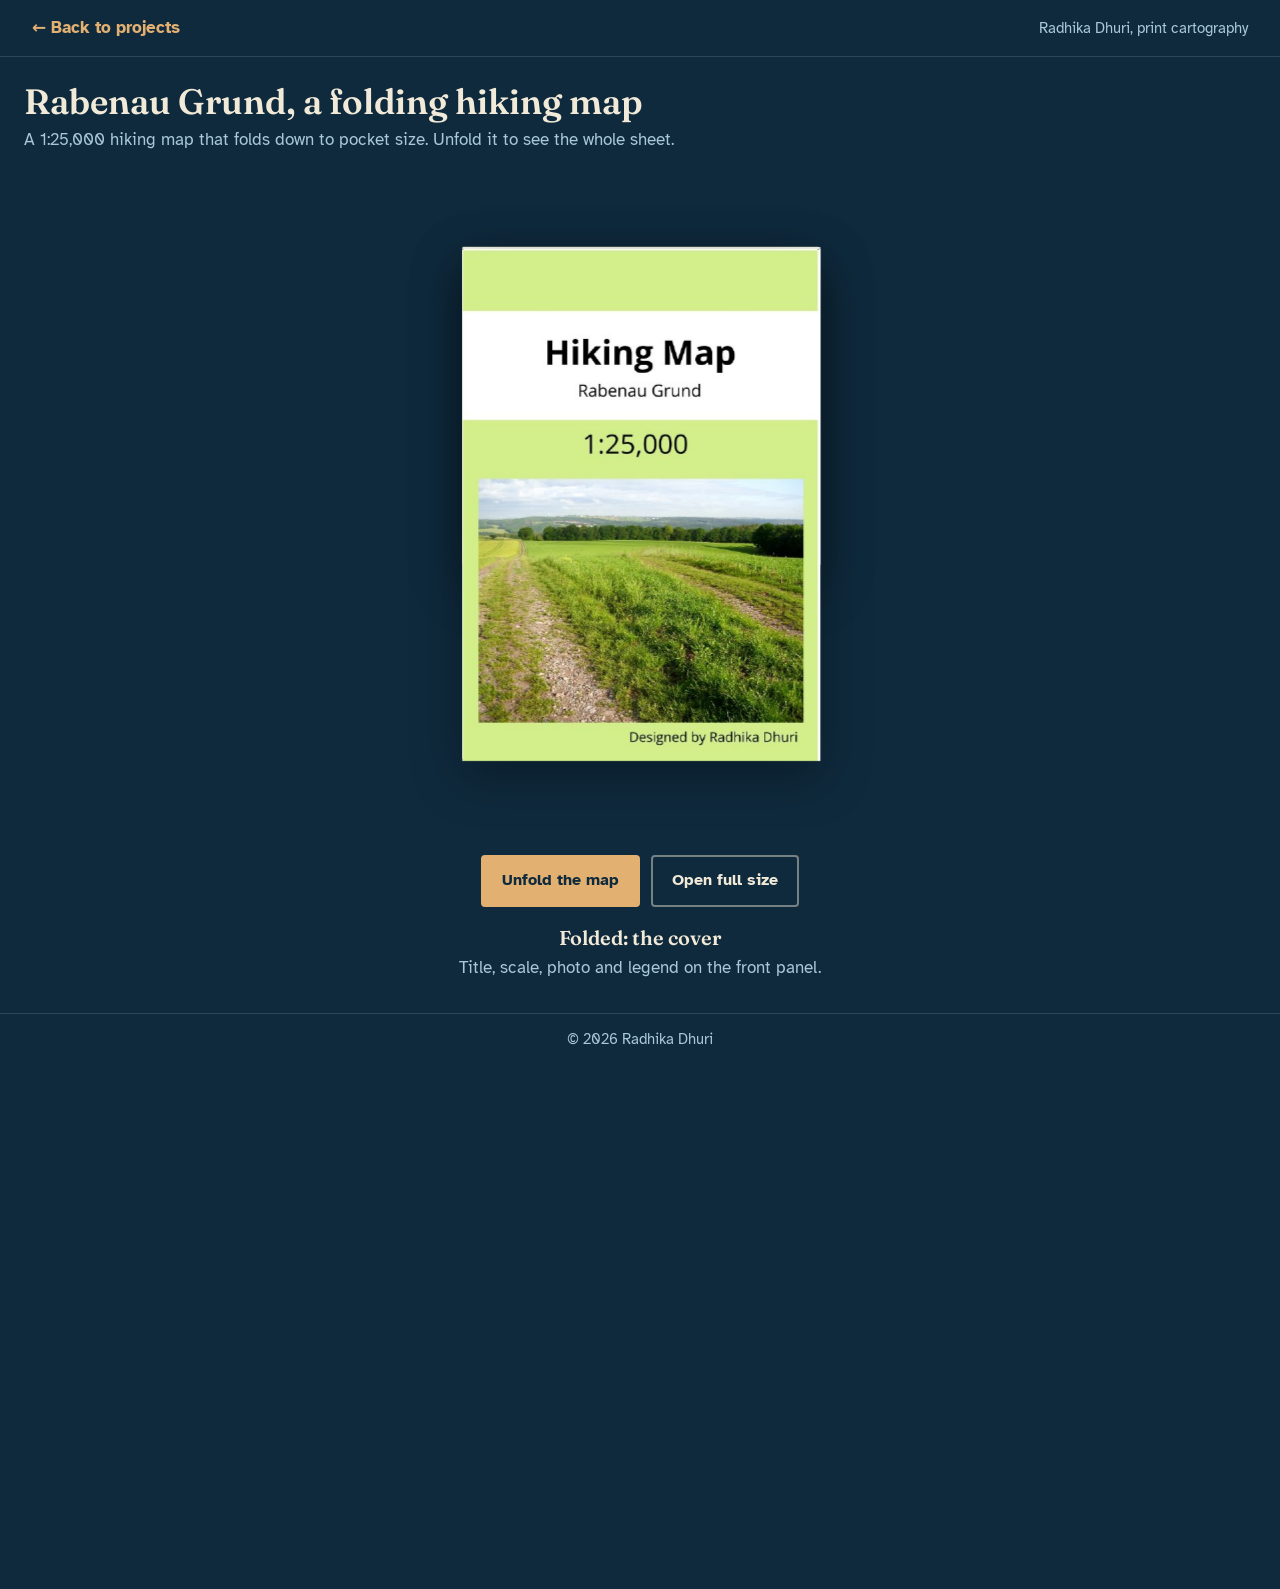
<file: portfolio_websites/rabenau_fold/index.html>
<!DOCTYPE html>
<html lang="en">
<head>
<meta charset="UTF-8">
<meta name="viewport" content="width=device-width, initial-scale=1.0">
<title>Rabenau Grund | Folding hiking map | Radhika Dhuri</title>
<meta name="description" content="Interactive unfolding of a 1:25,000 hiking map of Rabenau Grund by Radhika Dhuri.">
<link rel="preconnect" href="https://fonts.googleapis.com">
<link rel="preconnect" href="https://fonts.gstatic.com" crossorigin>
<link href="https://fonts.googleapis.com/css2?family=Atkinson+Hyperlegible:wght@400;700&family=Fraunces:opsz,wght@9..144,600&display=swap" rel="stylesheet">
<style>
  :root {
    --ocean: #0f2a3d; --ocean-lift: #163a54;
    --paper: #f2ead8; --shoal: #a9c7d6; --sandstone: #e2b071;
    --rule: rgba(169,199,214,0.18);
    --serif: 'Fraunces', Georgia, serif;
    --sans: 'Atkinson Hyperlegible', system-ui, sans-serif;
    --speed: 1.2s;          /* how long one unfolding step takes */
    --u: 2px;               /* pixels per millimetre, set by the script */
  }
  *, *::before, *::after { box-sizing: border-box; margin: 0; padding: 0; }
  body { background: var(--ocean); color: var(--paper); font-family: var(--sans);
    font-size: 1.0625rem; line-height: 1.6; min-height: 100vh; display: flex; flex-direction: column; }
  a { color: var(--sandstone); }
  :focus-visible { outline: 3px solid var(--sandstone); outline-offset: 3px; }

  header { border-bottom: 1px solid var(--rule); }
  .bar { max-width: 1700px; margin: 0 auto; padding: 0.9rem clamp(1rem, 4vw, 2rem);
    display: flex; justify-content: space-between; align-items: center; gap: 1rem; }
  .back { text-decoration: none; font-weight: 700; }
  .bar span { color: var(--shoal); font-size: 0.95rem; }

  main { flex: 1; max-width: 1700px; width: 100%; margin: 0 auto;
    padding: clamp(1rem, 2.5vw, 1.6rem) clamp(0.75rem, 2vw, 1.5rem) 2rem; }
  h1 { font-family: var(--serif); font-weight: 600; font-size: clamp(1.6rem, 3vw, 2.2rem); line-height: 1.1; }
  .intro { color: var(--shoal); max-width: 62ch; margin: 0.3rem 0 1rem; }

  /* ─── Stage: sized by the script to fit the screen ─── */
  .viewport { perspective: 3000px; perspective-origin: 50% 35%; margin: 0 auto; position: relative; z-index: 0; }
  .controls { position: relative; z-index: 1; }
  .stage { position: relative; transform-origin: 0 0; pointer-events: none;
    transition: transform var(--speed) cubic-bezier(.6,.05,.3,1); }
  .stage, .cell { transform-style: preserve-3d; }

  .cell { position: absolute; top: 0; left: 0;
    transition: transform var(--speed) cubic-bezier(.6,.05,.3,1); }
  .face { position: absolute; inset: 0; backface-visibility: hidden; -webkit-backface-visibility: hidden; }
  /* Each panel overlaps its neighbours by a hair so no gap shows at the folds */
  .face.front { transform: translateZ(0.5px); background-image: url('map.jpg'); background-repeat: no-repeat;
    right: -1px; bottom: -1px; }
  .face.back  { transform: rotateY(180deg) translateZ(0.5px); background: #f6f3ea; }
  .stage.closed .face.front { box-shadow: 0 8px 24px rgba(0,0,0,0.35); }

  /* Once fully open, the panels are covered by the whole map in one piece,
     so no fold lines are left behind */
  .whole { position: absolute; top: 0; left: 0; z-index: 2; pointer-events: none;
    background: url('map.jpg') center / 100% 100% no-repeat;
    opacity: 0; transition: opacity 0.35s ease; }
  .whole.show { opacity: 1; }

  /* Hinges: rows hang from the cell above, columns from the cell to the left */
  .cell.row { top: 100%; transform-origin: 50% 0; }
  .cell.col { left: 100%; transform-origin: 0 50%; }

  /* Folded rows: row 2 tucks behind row 1, row 3 folds back over it */
  .stage.rows-folded .cell.row.r1 { transform: rotateX(-180deg) translateZ(1.2px); }
  .stage.rows-folded .cell.row.r2 { transform: rotateX(180deg)  translateZ(-1.2px); }
  /* Accordion across the width: each column folds the other way */
  .stage.cols-folded .cell.col.c1 { transform: rotateY(180deg)  translateZ(1.2px); }
  .stage.cols-folded .cell.col.c2 { transform: rotateY(-180deg) translateZ(-1.2px); }
  .stage.cols-folded .cell.col.c3 { transform: rotateY(180deg)  translateZ(1.2px); }
  .stage.cols-folded .cell.col.c4 { transform: rotateY(-180deg) translateZ(-1.2px); }
  .stage.cols-folded .cell.col.c5 { transform: rotateY(180deg)  translateZ(1.2px); }
  /* While the map is still a strip, the folded columns stay out of sight */
  .stage.cols-hidden .cell.col.c1 { visibility: hidden; }

  /* ─── Controls ─── */
  .controls { display: flex; flex-wrap: wrap; align-items: center; justify-content: center; gap: 0.7rem; margin-top: 1rem; }
  .btn { font: inherit; font-weight: 700; font-size: 1rem; cursor: pointer; text-decoration: none;
    padding: 0.7rem 1.2rem; border-radius: 4px; border: 2px solid var(--sandstone);
    background: var(--sandstone); color: var(--ocean); }
  .btn:hover { background: var(--paper); border-color: var(--paper); }
  .btn.line { background: transparent; color: var(--paper); border-color: rgba(242,234,216,0.45); }
  .btn.line:hover { border-color: var(--paper); }
  .btn[disabled] { opacity: 0.4; cursor: default; }
  .caption { text-align: center; margin-top: 0.9rem; min-height: 3.2em; }
  .caption strong { font-family: var(--serif); font-weight: 600; font-size: 1.25rem; display: block; }
  .caption span { color: var(--shoal); }

  footer { border-top: 1px solid var(--rule); color: var(--shoal); font-size: 0.92rem; }
  footer .bar { justify-content: center; }
  @media (prefers-reduced-motion: reduce) { :root { --speed: 0.01s; } }
</style>
</head>
<body>

<header>
  <div class="bar">
    <a class="back" href="../../index.html#projects">← Back to projects</a>
    <span>Radhika Dhuri, print cartography</span>
  </div>
</header>

<main>
  <h1>Rabenau Grund, a folding hiking map</h1>
  <p class="intro">A 1:25,000 hiking map that folds down to pocket size. Unfold it to see the whole sheet.</p>

  <div class="viewport" id="viewport">
    <div class="stage closed rows-folded cols-folded cols-hidden" id="stage" role="img"
         aria-label="Folded hiking map showing the title panel"></div>
    <div class="whole" id="whole" aria-hidden="true"></div>
  </div>

  <div class="controls">
    <button class="btn" id="unfold" type="button">Unfold the map</button>
    <a class="btn line" href="map.jpg" target="_blank" rel="noopener">Open full size</a>
  </div>
  <p class="caption" id="caption"></p>
</main>

<footer><div class="bar">© 2026 Radhika Dhuri</div></footer>

<script>
/* Fold lines in millimetres, measured from the trimmed sheet (white margin removed) */
const COLS = [0, 75.2, 153.1, 228.0, 303.0, 377.9, 405.9];
const ROWS = [0, 107.8, 215.9, 283.1];
const W_MM = COLS[COLS.length - 1], H_MM = ROWS[ROWS.length - 1];
/* Space kept free for the title and buttons. A smaller number makes the map bigger. */
const RESERVED_PX = 230;

const stage = document.getElementById('stage');
const viewport = document.getElementById('viewport');
const btn = document.getElementById('unfold');
const caption = document.getElementById('caption');
const whole = document.getElementById('whole');

/* Build the sheet as nested panels: each row hangs from the one above,
   each column hangs from the top panel of the column to its left. */
function makeCell(c, r) {
  const el = document.createElement('div');
  el.className = 'cell';
  const x = COLS[c], y = ROWS[r], w = COLS[c + 1] - x, h = ROWS[r + 1] - y;
  el.style.width = `calc(${w} * var(--u))`;
  el.style.height = `calc(${h} * var(--u))`;
  const front = document.createElement('div');
  front.className = 'face front';
  front.style.backgroundSize = `calc(${W_MM} * var(--u)) calc(${H_MM} * var(--u))`;
  front.style.backgroundPosition = `calc(${-x} * var(--u)) calc(${-y} * var(--u))`;
  const back = document.createElement('div');
  back.className = 'face back';
  el.append(front, back);
  return el;
}
function makeColumn(c) {
  const top = makeCell(c, 0);
  let parent = top;
  for (let r = 1; r < ROWS.length - 1; r++) {
    const cell = makeCell(c, r);
    cell.classList.add('row', 'r' + r);
    parent.appendChild(cell);
    parent = cell;
  }
  if (c < COLS.length - 2) {
    const next = makeColumn(c + 1);
    next.classList.add('col', 'c' + (c + 1));
    top.appendChild(next);
  }
  return top;
}
stage.appendChild(makeColumn(0));

/* Size everything to the screen */
let u = 2;
function fit() {
  const maxW = viewport.parentElement.clientWidth;
  const maxH = Math.max(260, window.innerHeight - RESERVED_PX);
  u = Math.min(maxW / W_MM, maxH / H_MM);
  document.documentElement.style.setProperty('--u', u + 'px');
  stage.style.width = W_MM * u + 'px';
  stage.style.height = H_MM * u + 'px';
  viewport.style.width = W_MM * u + 'px';
  whole.style.width = W_MM * u + 'px';
  whole.style.height = H_MM * u + 'px';
  place(state, true);
}

/* Move and zoom the sheet so the folded part sits in the middle */
const COVER_ZOOM = 2;
function place(s, instant) {
  const W = W_MM * u, H = H_MM * u;
  const cw = COLS[1] * u, rh = ROWS[1] * u;
  let t = 'none';
  if (s === 0) t = `translate(${W / 2 - COVER_ZOOM * cw / 2}px, ${H / 2 - COVER_ZOOM * rh / 2}px) scale(${COVER_ZOOM})`;
  if (s === 1) t = `translate(${W / 2 - cw / 2}px, 0)`;
  if (instant) { stage.style.transition = 'none'; stage.style.transform = t; stage.offsetWidth; stage.style.transition = ''; }
  else stage.style.transform = t;
}

const TEXT = [
  ['Folded: the cover', 'Title, scale, photo and legend on the front panel.'],
  ['Unfolding the length', 'The strip opens down to the inset map and the data sources.'],
  ['Fully open: Rabenau Grund at 1:25,000', 'Contours, hillshading, hiking routes and a UTM grid, from a 1 m elevation model.']
];
let state = 0, busy = false;
const STEP_MS = () => parseFloat(getComputedStyle(document.documentElement).getPropertyValue('--speed')) * 1000;

function setCaption(s) {
  caption.innerHTML = `<strong>${TEXT[s][0]}</strong><span>${TEXT[s][1]}</span>`;
}

function unfold() {
  if (busy) return; busy = true; btn.disabled = true;
  state = 1; setCaption(1);
  stage.classList.remove('closed', 'rows-folded'); place(1);
  setTimeout(() => {
    state = 2; setCaption(2);
    stage.classList.remove('cols-hidden', 'cols-folded'); place(2);
    stage.setAttribute('aria-label', 'Fully opened hiking map of Rabenau Grund');
    setTimeout(() => { whole.classList.add('show'); busy = false; btn.disabled = false; btn.textContent = 'Fold it again'; }, STEP_MS());
  }, STEP_MS() + 150);
}

function fold() {
  if (busy) return; busy = true; btn.disabled = true;
  whole.classList.remove('show');
  state = 1; setCaption(1);
  stage.classList.add('cols-folded'); place(1);
  setTimeout(() => {
    stage.classList.add('cols-hidden', 'rows-folded', 'closed');
    state = 0; setCaption(0); place(0);
    stage.setAttribute('aria-label', 'Folded hiking map showing the title panel');
    setTimeout(() => { busy = false; btn.disabled = false; btn.textContent = 'Unfold the map'; }, STEP_MS());
  }, STEP_MS() + 150);
}

btn.addEventListener('click', () => (state === 2 ? fold() : unfold()));
viewport.addEventListener('click', () => { if (state === 0) unfold(); });
window.addEventListener('resize', fit);
setCaption(0);
fit();
</script>
</body>
</html>
</file>
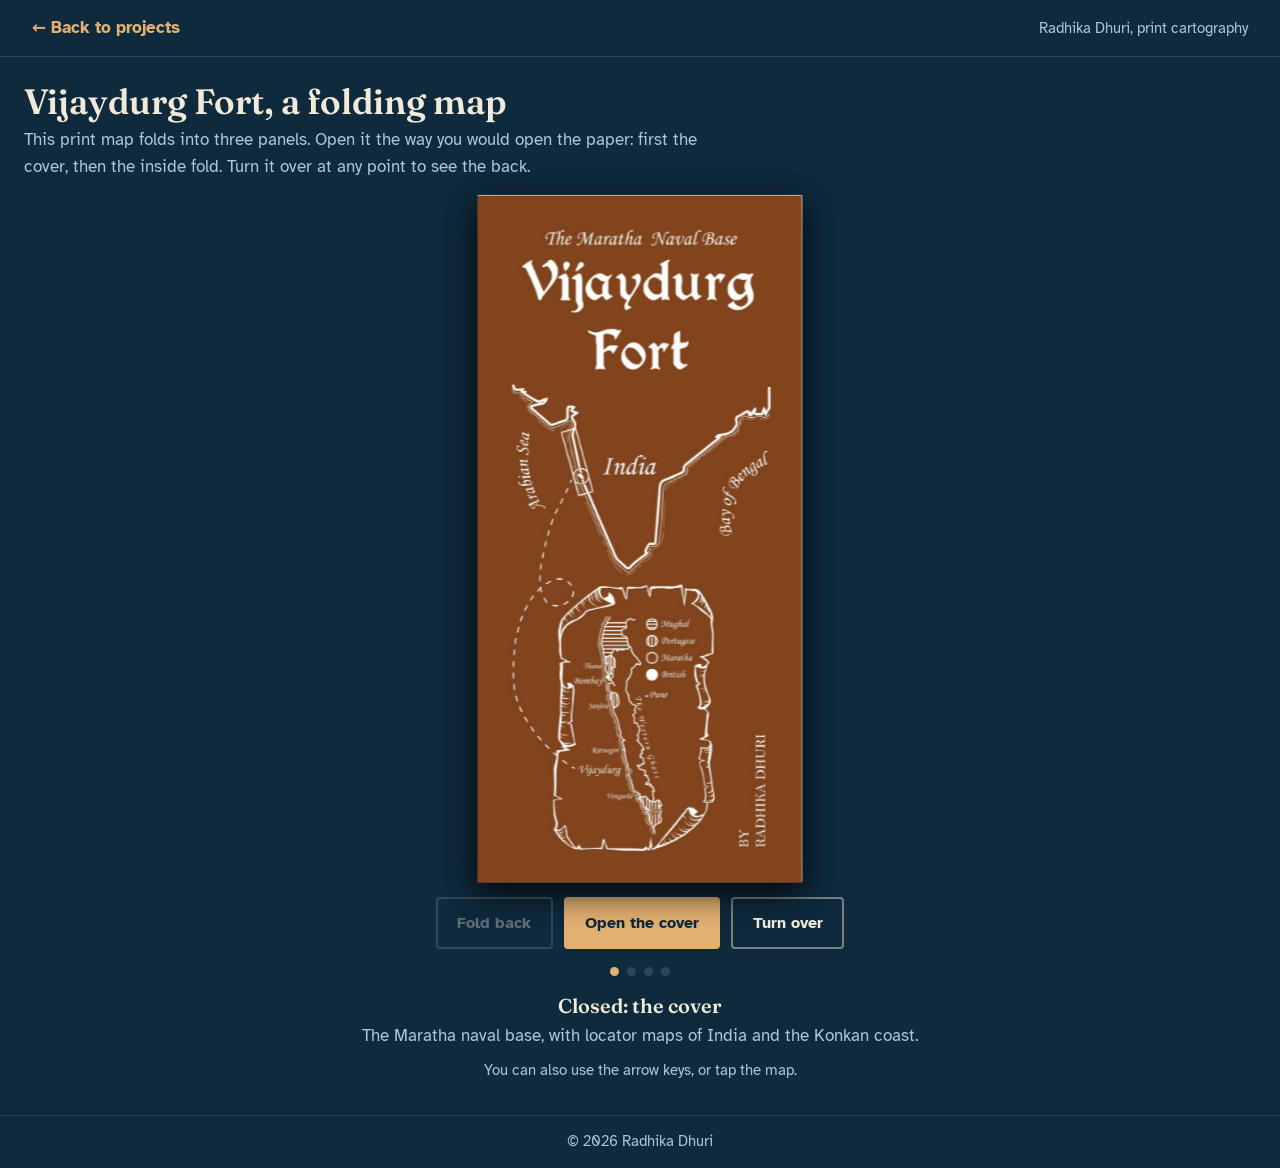
<file: portfolio_websites/vijaydurg_fold/index.html>
<!DOCTYPE html>
<html lang="en">
<head>
<meta charset="UTF-8">
<meta name="viewport" content="width=device-width, initial-scale=1.0">
<title>Vijaydurg Fort | Folding map | Radhika Dhuri</title>
<meta name="description" content="Interactive view of a three-panel folding map of Vijaydurg Fort by Radhika Dhuri.">
<link rel="preconnect" href="https://fonts.googleapis.com">
<link rel="preconnect" href="https://fonts.gstatic.com" crossorigin>
<link href="https://fonts.googleapis.com/css2?family=Atkinson+Hyperlegible:wght@400;700&family=Fraunces:opsz,wght@9..144,600&display=swap" rel="stylesheet">
<style>
  :root {
    --ocean: #0f2a3d; --ocean-deep: #0a1f2e; --ocean-lift: #163a54;
    --paper: #f2ead8; --shoal: #a9c7d6; --sandstone: #e2b071;
    --rule: rgba(169,199,214,0.18);
    --serif: 'Fraunces', Georgia, serif;
    --sans: 'Atkinson Hyperlegible', system-ui, sans-serif;
    --speed: 1.1s;
  }
  *, *::before, *::after { box-sizing: border-box; margin: 0; padding: 0; }
  body {
    background: var(--ocean); color: var(--paper); font-family: var(--sans);
    font-size: 1.0625rem; line-height: 1.6; min-height: 100vh;
    display: flex; flex-direction: column;
  }
  a { color: var(--sandstone); }
  :focus-visible { outline: 3px solid var(--sandstone); outline-offset: 3px; }

  header { border-bottom: 1px solid var(--rule); }
  .bar { max-width: 1700px; margin: 0 auto; padding: 0.9rem clamp(1rem, 4vw, 2rem);
    display: flex; justify-content: space-between; align-items: center; gap: 1rem; }
  .back { text-decoration: none; font-weight: 700; }
  .bar span { color: var(--shoal); font-size: 0.95rem; }

  main { flex: 1; max-width: 1700px; width: 100%; margin: 0 auto;
    padding: clamp(1rem, 2.5vw, 1.6rem) clamp(0.75rem, 2vw, 1.5rem) 2rem; }
  h1 { font-family: var(--serif); font-weight: 600; font-size: clamp(1.6rem, 3vw, 2.2rem); line-height: 1.1; }
  .intro { color: var(--shoal); max-width: 62ch; margin: 0.3rem 0 1rem; }

  /* ─── The sheet ─── */
  .viewport { perspective: 2600px; perspective-origin: 50% 40%;
    max-width: max(320px, calc((100vh - 215px) * 3507 / 2480)); margin: 0 auto; }
  .sheet {
    position: relative; width: 100%; aspect-ratio: 3507 / 2480;
    transform-style: preserve-3d;
    transition: transform var(--speed) cubic-bezier(.6,.05,.3,1);
  }
  .sheet.turned { transform: rotateY(180deg); }

  .panel {
    position: absolute; top: 0; width: calc(100% / 3); height: 100%;
    transform-style: preserve-3d;
    transition: transform var(--speed) cubic-bezier(.6,.05,.3,1);
  }
  .face {
    position: absolute; inset: 0;
    background-repeat: no-repeat; background-size: 300% 100%;
    backface-visibility: hidden; -webkit-backface-visibility: hidden;
    box-shadow: 0 10px 30px rgba(0,0,0,0.35);
  }
  .face.back { transform: rotateY(180deg); }
  .in  { background-image: url('inside.jpg'); }
  .out { background-image: url('outside.jpg'); }
  /* Thirds of each scan. The outside scan is the mirror of the inside,
     so the panel behind inside-left is outside-right, and so on. */
  .in.l  { background-position: 0% 0; }   .out.r { background-position: 100% 0; }
  .in.m  { background-position: 50% 0; }  .out.m { background-position: 50% 0; }
  .in.r  { background-position: 100% 0; } .out.l { background-position: 0% 0; }

  /* Middle panel stays put. Its back is the timeline. */
  .p-mid   { left: calc(100% / 3); }
  /* Left flap: inside-left, backed by the ships panel. Hinge on its right edge. */
  .p-left  { left: 0; transform-origin: 100% 50%; }
  /* Right flap: inside-right, backed by the cover. Hinge on its left edge. */
  .p-right { left: calc(200% / 3); transform-origin: 0% 50%; }

  /* Fold states. translateZ keeps the stacking order right: cover on top. */
  .p-left  { transform: rotateY(0deg)    translateZ(-4px); }
  .p-right { transform: rotateY(0deg)    translateZ(-10px); }
  /* Left flap swings over the front with +180deg, right flap with -180deg.
     Flipping the signs would make the flaps pass behind the sheet. */
  .sheet.s0 .p-left, .sheet.s1 .p-left { transform: rotateY(180deg)  translateZ(-4px); }
  .sheet.s0 .p-right                   { transform: rotateY(-180deg) translateZ(-10px); }

  /* Soft shading on a flap while it moves */
  .face::after {
    content: ''; position: absolute; inset: 0; pointer-events: none;
    background: linear-gradient(90deg, rgba(0,0,0,0.12), transparent 30%);
    opacity: 0; transition: opacity var(--speed);
  }
  .p-right .face::after { background: linear-gradient(270deg, rgba(0,0,0,0.12), transparent 30%); }

  /* ─── Controls ─── */
  .controls { display: flex; flex-wrap: wrap; align-items: center; justify-content: center;
    gap: 0.7rem; margin-top: 1rem; }
  .btn {
    font: inherit; font-weight: 700; font-size: 1rem; cursor: pointer;
    padding: 0.7rem 1.2rem; border-radius: 4px; border: 2px solid var(--sandstone);
    background: var(--sandstone); color: var(--ocean);
  }
  .btn:hover { background: var(--paper); border-color: var(--paper); }
  .btn.line { background: transparent; color: var(--paper); border-color: rgba(242,234,216,0.45); }
  .btn.line:hover { border-color: var(--paper); }
  .btn[disabled] { opacity: 0.35; cursor: default; }
  .btn[disabled]:hover { background: transparent; border-color: rgba(242,234,216,0.45); }

  .steps { display: flex; justify-content: center; gap: 0.5rem; margin-top: 1.1rem; list-style: none; }
  .steps li { width: 9px; height: 9px; border-radius: 50%; background: var(--rule); }
  .steps li.on { background: var(--sandstone); }

  .caption { text-align: center; margin-top: 0.9rem; min-height: 3.2em; }
  .caption strong { font-family: var(--serif); font-weight: 600; font-size: 1.25rem; display: block; }
  .caption span { color: var(--shoal); }

  .hint { text-align: center; color: var(--shoal); font-size: 0.92rem; margin-top: 0.6rem; }

  footer { border-top: 1px solid var(--rule); color: var(--shoal); font-size: 0.92rem; }
  footer .bar { justify-content: center; }

  @media (prefers-reduced-motion: reduce) { :root { --speed: 0.01s; } }
</style>
</head>
<body>

<header>
  <div class="bar">
    <a class="back" href="../../index.html#projects">← Back to projects</a>
    <span>Radhika Dhuri, print cartography</span>
  </div>
</header>

<main>
  <h1>Vijaydurg Fort, a folding map</h1>
  <p class="intro">This print map folds into three panels. Open it the way you would open the paper:
    first the cover, then the inside fold. Turn it over at any point to see the back.</p>

  <div class="viewport">
    <div class="sheet s0" id="sheet" role="img" aria-live="polite" aria-label="">
      <div class="panel p-mid">
        <div class="face front in m"></div>
        <div class="face back out m"></div>
      </div>
      <div class="panel p-left">
        <div class="face front in l"></div>
        <div class="face back out r"></div>
      </div>
      <div class="panel p-right">
        <div class="face front in r"></div>
        <div class="face back out l"></div>
      </div>
    </div>
  </div>

  <div class="controls">
    <button class="btn line" id="prev" type="button">Fold back</button>
    <button class="btn" id="next" type="button">Open the cover</button>
    <button class="btn line" id="turn" type="button">Turn over</button>
  </div>
  <ol class="steps" aria-hidden="true"><li></li><li></li><li></li><li></li></ol>
  <p class="caption" id="caption"></p>
  <p class="hint">You can also use the arrow keys, or tap the map.</p>
</main>

<footer><div class="bar">© 2026 Radhika Dhuri</div></footer>

<script>
const sheet = document.getElementById('sheet');
const prev = document.getElementById('prev');
const next = document.getElementById('next');
const turn = document.getElementById('turn');
const caption = document.getElementById('caption');
const dots = [...document.querySelectorAll('.steps li')];

/* Every view is a fold state (0 closed, 1 cover open, 2 fully open)
   seen from the front or from the back. */
const CAPTIONS = {
  '0f': ['Closed: the cover',
         'The Maratha naval base, with locator maps of India and the Konkan coast.',
         'Closed folding map showing the brown cover of Vijaydurg Fort'],
  '1f': ['First fold open: the ships',
         'Maratha and colonial ships drawn to scale, next to the fort entrance.',
         'Cover opened, showing the ship panel and the right part of the fort map'],
  '2f': ['Fully open: the fort',
         'The full map of Vijaydurg with the sea battle tactics and the submerged wall.',
         'Fully opened map of Vijaydurg Fort'],
  '0b': ['Back of the folded map: the timeline',
         'The rise and fall of Vijaydurg Fort, from 1694 to 1756.',
         'Back of the folded map showing the timeline of Vijaydurg Fort'],
  '1b': ['Half open, seen from the back',
         'The cover and the timeline, with the ship panel still folded in.',
         'Back of the half-open map showing the cover and the timeline'],
  '2b': ['Fully open, seen from the back',
         'The whole outside of the sheet: cover, timeline and ships side by side.',
         'Back of the fully opened map showing the cover, the timeline and the ship panel']
};
/* The guided tour, in the order of the real paper */
const TOUR = [[0, false], [1, false], [2, false], [0, true]];
const NEXT_LABEL = ['Open the cover', 'Open the next fold', 'Close and turn over', 'Start again'];
let fold = 0, back = false, step = 0;

function render() {
  sheet.classList.remove('s0', 's1', 's2');
  sheet.classList.add('s' + fold);
  sheet.classList.toggle('turned', back);
  const [title, text, alt] = CAPTIONS[fold + (back ? 'b' : 'f')];
  sheet.setAttribute('aria-label', alt);
  caption.innerHTML = `<strong>${title}</strong><span>${text}</span>`;
  const onTour = TOUR.findIndex(([f, b]) => f === fold && b === back);
  dots.forEach((d, j) => d.classList.toggle('on', j === onTour));
  prev.disabled = step === 0 && !back;
  next.textContent = NEXT_LABEL[step];
  turn.textContent = back ? 'Turn to the front' : 'Turn over';
}

function goTo(n) {
  step = (n + TOUR.length) % TOUR.length;
  [fold, back] = TOUR[step];
  render();
}

next.addEventListener('click', () => goTo(step + 1));
prev.addEventListener('click', () => {
  if (back && step !== 3) { back = false; render(); }   // undo a free turn first
  else goTo(step - 1);
});
/* Turn over keeps the current fold, so an open map shows all three outside panels */
turn.addEventListener('click', () => {
  back = !back;
  if (step === 3 && !back) step = 0;                   // the closed back flips to the cover
  render();
});
sheet.addEventListener('click', () => goTo(step + 1));
document.addEventListener('keydown', e => {
  if (e.key === 'ArrowRight') goTo(step + 1);
  if (e.key === 'ArrowLeft' && (step > 0 || back)) prev.click();
});
render();
</script>
</body>
</html>
</file>
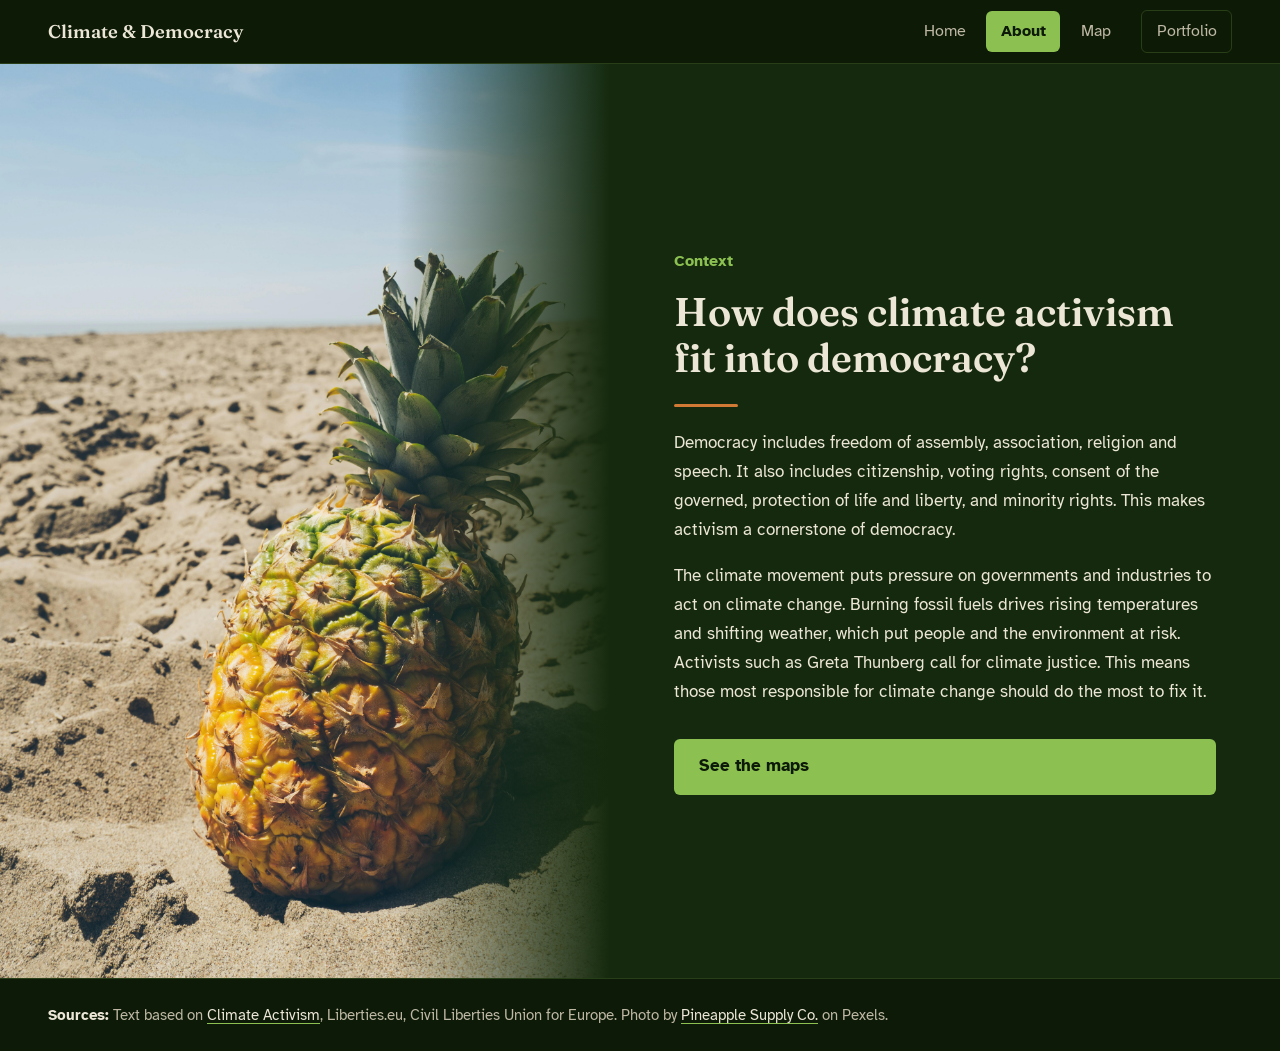
<file: portfolio_websites/webmap_vs/1/about.html>
<!DOCTYPE html>
<html lang="en">
<head>
  <meta charset="utf-8">
  <meta name="viewport" content="width=device-width, initial-scale=1.0">
  <title>About | Climate Activism in Democracy</title>
  <meta name="description" content="Why climate activism is part of democracy.">
  <link rel="stylesheet" href="style.css">
</head>
<body>
  <main>

    <header>
      <nav>
        <span class="nav-brand">Climate &amp; Democracy</span>
        <button class="menu-toggle" aria-label="Open menu" aria-expanded="false">
          <span></span><span></span><span></span>
        </button>
        <div class="nav-links">
          <a class="nav" href="index.html">Home</a>
          <a id="active" class="nav" href="about.html" aria-current="page">About</a>
          <a class="nav" href="map.html">Map</a>
          <a class="nav nav-back" href="../../../index.html">Portfolio</a>
        </div>
      </nav>
    </header>

    <section class="about-layout">
      <div class="about-image-col fade-up">
        <img src="pineapple.jpg" alt="Climate protest scene">
        <div class="about-image-overlay"></div>
      </div>

      <div class="about-text-col">
        <span class="home-eyebrow fade-up">Context</span>
        <h2 class="fade-up-2">How does climate activism fit into democracy?</h2>
        <div class="divider fade-up-3"></div>
        <p class="fade-up-3">
          Democracy includes freedom of assembly, association, religion and speech. It also
          includes citizenship, voting rights, consent of the governed, protection of life and
          liberty, and minority rights. This makes activism a cornerstone of democracy.
        </p>
        <p class="fade-up-4">
          The climate movement puts pressure on governments and industries to act on climate
          change. Burning fossil fuels drives rising temperatures and shifting weather, which put
          people and the environment at risk. Activists such as Greta Thunberg call for climate
          justice. This means those most responsible for climate change should do the most to fix it.
        </p>
        <a href="map.html" class="home-cta fade-up-4">See the maps</a>
      </div>
    </section>

    <footer>
      <b>Sources:</b>
      Text based on <a href="https://www.liberties.eu/en/stories/activism/44871">Climate Activism</a>, Liberties.eu, Civil Liberties Union for Europe.
      Photo by <a href="https://www.pexels.com/photo/pineapple-on-sand-139264/">Pineapple Supply Co.</a> on Pexels.
    </footer>

  </main>

  <script>
    // Mobile menu
    const menuToggle = document.querySelector('.menu-toggle');
    const navLinks = document.querySelector('.nav-links');
    if (menuToggle && navLinks) {
      menuToggle.addEventListener('click', () => {
        const open = navLinks.classList.toggle('active');
        menuToggle.classList.toggle('active', open);
        menuToggle.setAttribute('aria-expanded', open);
      });
      navLinks.querySelectorAll('a').forEach(link => link.addEventListener('click', () => {
        menuToggle.classList.remove('active');
        navLinks.classList.remove('active');
        menuToggle.setAttribute('aria-expanded', 'false');
      }));
    }
  </script>
</body>
</html>
</file>
<file: portfolio_websites/webmap_vs/1/style.css>
/* ============================================================
   CLIMATE ACTIVISM IN DEMOCRACY
   One stylesheet for index.html, about.html and map.html
   Palette: forest greens, warm paper text, sienna for highlights
   ============================================================ */

@import url('https://fonts.googleapis.com/css2?family=Atkinson+Hyperlegible:ital,wght@0,400;0,700;1,400&family=Fraunces:opsz,wght@9..144,400;9..144,600;9..144,700&display=swap');

/* ── Tokens ─────────────────────────────────────────────── */
:root {
  --bg:        #14290d;
  --bg-deep:   #0c1a07;
  --surface:   #1c3613;
  --line:      rgba(140, 193, 82, 0.22);
  --leaf:      #8cc152;
  --leaf-dark: #5e8f2c;
  --text:      #ece6d6;
  --text-dim:  #bdb7a3;
  --sienna:    #d07a35;

  --serif: 'Fraunces', Georgia, serif;
  --sans:  'Atkinson Hyperlegible', system-ui, sans-serif;

  --nav-h:  64px;
  --radius: 6px;
  --wrap:   1100px;
}

/* ── Reset and base ─────────────────────────────────────── */
*, *::before, *::after { box-sizing: border-box; margin: 0; padding: 0; }
html { scroll-behavior: smooth; }

body {
  font-family: var(--sans);
  font-size: 1.0625rem;
  line-height: 1.7;
  background-color: var(--bg);
  color: var(--text);
  min-height: 100vh;
  display: flex;
  flex-direction: column;
  -webkit-font-smoothing: antialiased;
}

main { flex: 1; display: flex; flex-direction: column; }
img  { max-width: 100%; display: block; }

h1, h2, h3 { font-family: var(--serif); color: var(--text); line-height: 1.15; }
h1 { font-size: clamp(2.3rem, 5.5vw, 4rem); font-weight: 700; letter-spacing: -0.01em; }
h2 { font-size: clamp(1.7rem, 3.4vw, 2.5rem); font-weight: 600; }
h3 { font-size: 1.3rem; font-weight: 600; }

p { max-width: 62ch; color: var(--text); }
p + p { margin-top: 1.1rem; }

a { color: var(--leaf); transition: color 0.2s ease; }
a:hover { color: var(--text); }
a:focus-visible, button:focus-visible, [tabindex]:focus-visible {
  outline: 3px solid var(--leaf); outline-offset: 3px;
}

/* ── Navigation ─────────────────────────────────────────── */
nav {
  position: fixed; top: 0; left: 0; right: 0; z-index: 100;
  height: var(--nav-h);
  display: flex; align-items: center; justify-content: space-between;
  padding: 0 clamp(1rem, 4vw, 3rem);
  background: rgba(12, 26, 7, 0.94);
  backdrop-filter: blur(10px);
  -webkit-backdrop-filter: blur(10px);
  border-bottom: 1px solid var(--line);
}

.nav-brand { font-family: var(--serif); font-weight: 600; font-size: 1.15rem; color: var(--text); }

.nav-links { display: flex; gap: 0.4rem; align-items: center; }

a.nav {
  color: var(--text-dim);
  text-decoration: none;
  font-size: 1rem;
  padding: 0.45rem 0.9rem;
  border-radius: var(--radius);
}
a.nav:hover { color: var(--text); background: rgba(140, 193, 82, 0.1); }
a.nav#active { color: var(--bg-deep); background: var(--leaf); font-weight: 700; }
a.nav.nav-back { margin-left: 0.6rem; border: 1px solid var(--line); }

.menu-toggle {
  display: none;
  flex-direction: column; justify-content: space-between;
  width: 28px; height: 20px;
  background: none; border: none; cursor: pointer;
}
.menu-toggle span {
  display: block; height: 2px; width: 100%;
  background: var(--text); border-radius: 2px;
  transition: transform 0.3s ease, opacity 0.3s ease;
}
.menu-toggle.active span:nth-child(1) { transform: translateY(9px) rotate(45deg); }
.menu-toggle.active span:nth-child(2) { opacity: 0; }
.menu-toggle.active span:nth-child(3) { transform: translateY(-9px) rotate(-45deg); }

header { padding-top: var(--nav-h); }

/* ── Shared pieces ──────────────────────────────────────── */
.home-eyebrow {
  display: inline-block;
  font-size: 1rem;
  font-weight: 700;
  color: var(--leaf);
  margin-bottom: 0.9rem;
}

.divider { width: 64px; height: 3px; background: var(--sienna); margin: 1.4rem 0; border-radius: 2px; }

.home-cta {
  display: inline-block;
  margin-top: 2rem;
  padding: 0.85rem 1.6rem;
  background: var(--leaf);
  color: var(--bg-deep);
  font-weight: 700;
  text-decoration: none;
  border-radius: var(--radius);
  transition: background 0.2s ease;
}
.home-cta:hover { background: var(--text); color: var(--bg-deep); }

footer {
  background: var(--bg-deep);
  border-top: 1px solid var(--line);
  padding: 1.4rem clamp(1rem, 4vw, 3rem);
  font-size: 0.95rem;
  color: var(--text-dim);
  line-height: 1.8;
}
footer b { color: var(--text); }
footer a { color: var(--text); text-decoration: underline; text-decoration-color: var(--leaf); text-underline-offset: 3px; }
footer a:hover { color: var(--leaf); }

/* ── Entrance animation (page load only) ─────────────────── */
@keyframes fadeUp {
  from { opacity: 0; transform: translateY(16px); }
  to   { opacity: 1; transform: translateY(0); }
}
.fade-up   { animation: fadeUp 0.6s ease both; }
.fade-up-2 { animation: fadeUp 0.6s 0.1s ease both; }
.fade-up-3 { animation: fadeUp 0.6s 0.2s ease both; }
.fade-up-4 { animation: fadeUp 0.6s 0.3s ease both; }

/* ============================================================
   HOME PAGE
   ============================================================ */
body.home {
  background-image:
    linear-gradient(100deg, rgba(12, 26, 7, 0.94) 0%, rgba(12, 26, 7, 0.8) 45%, rgba(12, 26, 7, 0.35) 100%),
    url('active.jpg');
  background-size: cover;
  background-position: center;
  background-attachment: fixed;
}

.home-hero {
  flex: 1;
  min-height: calc(100vh - var(--nav-h) - 80px);
  display: flex; align-items: center;
  padding: clamp(3rem, 8vw, 6rem) clamp(1rem, 8vw, 7rem);
}
.home-hero-inner { max-width: 640px; }
.home-hero p { font-size: 1.15rem; color: var(--text); }

/* ============================================================
   ABOUT PAGE
   ============================================================ */
.about-layout {
  flex: 1;
  display: grid;
  grid-template-columns: 1fr 1.1fr;
  min-height: calc(100vh - var(--nav-h) - 80px);
}

.about-image-col { position: relative; overflow: hidden; background: var(--surface); }
.about-image-col img { width: 100%; height: 100%; object-fit: cover; }
.about-image-overlay {
  position: absolute; inset: 0;
  background: linear-gradient(to right, transparent 65%, var(--bg) 100%);
}

.about-text-col {
  padding: clamp(2.5rem, 6vw, 5rem) clamp(1.2rem, 5vw, 4.5rem);
  display: flex; flex-direction: column; justify-content: center;
}

/* ============================================================
   MAP PAGE
   ============================================================ */
body.map-page { padding-top: var(--nav-h); }

.map-title-block { text-align: center; padding: clamp(3rem, 7vw, 4.5rem) 1.2rem 1.6rem; }
.map-title-block .divider { margin: 1.2rem auto 0; }
.map-title-block p { margin: 1rem auto 0; color: var(--text-dim); text-align: center; }

/* Jump links between the two maps */
.map-tabs { display: flex; justify-content: center; gap: 0.6rem; flex-wrap: wrap; padding-bottom: 2rem; }
.map-tab {
  padding: 0.5rem 1.1rem;
  border: 1px solid var(--line);
  border-radius: 999px;
  color: var(--text);
  text-decoration: none;
  font-size: 0.98rem;
}
.map-tab:hover { background: rgba(140, 193, 82, 0.12); color: var(--text); }

.map-wrapper { display: flex; flex-direction: column; align-items: center; padding: 0 1.2rem 3rem; }

/* Static temperature map with markers */
.static-map-container { position: relative; width: min(100%, 980px); }
.static-map-container img {
  width: 100%; height: auto;
  border-radius: var(--radius);
  border: 1px solid var(--line);
  background: #fff;
}

.point { position: absolute; width: 24px; height: 24px; cursor: pointer; }
.point1 { top: 65%; left: 88%; background: url('marker_1.svg') no-repeat center / contain; }
.point2 { top: 28%; left: 80%; background: url('marker_2.svg') no-repeat center / contain; }
.point3 { top: 26%; left: 19%; background: url('marker_3.svg') no-repeat center / contain; }

.highlight-area {
  top: 30%; left: 65%;
  width: 10%; height: 10%;
  border: 3px solid var(--sienna);
  border-radius: 4px;
  background: rgba(208, 122, 53, 0.08);
}

/* Tooltips show on hover and on keyboard focus or tap */
.text {
  display: none;
  position: absolute; bottom: calc(100% + 8px); left: 50%;
  transform: translateX(-50%);
  white-space: nowrap;
  background: var(--bg-deep);
  border: 1px solid var(--line);
  color: var(--text);
  padding: 0.3rem 0.65rem;
  border-radius: 4px;
  font-size: 0.9rem;
  pointer-events: none;
  z-index: 5;
}
.point:hover .text,
.point:focus .text,
.point:focus-within .text { display: block; }

/* Legend */
.legend {
  width: min(100%, 980px);
  margin-top: 1rem;
  padding: 1rem 1.2rem;
  background: var(--surface);
  border: 1px solid var(--line);
  border-radius: var(--radius);
  display: grid; gap: 1rem;
}
.legend-title { font-weight: 700; font-size: 0.98rem; margin-bottom: 0.5rem; }
.legend-group { display: flex; flex-wrap: wrap; gap: 0.6rem 1.4rem; }
.legend-item { display: flex; align-items: center; gap: 0.5rem; font-size: 0.95rem; color: var(--text); }
.legend-item img, .pointl { width: 22px; height: 22px; }

.rectangle {
  display: inline-block; width: 22px; height: 16px;
  border: 3px solid var(--sienna); border-radius: 3px;
}

/* Temperature scale drawn as one continuous colour bar */
.legend-ramp { display: grid; grid-template-columns: repeat(9, 1fr); gap: 0; }
.legend-ramp .legend-item { flex-direction: column; gap: 0.35rem; font-size: 0.82rem; text-align: center; color: var(--text-dim); }
.temp-rect { display: block; width: 100%; height: 14px; }
.legend-ramp .legend-item:first-child .temp-rect { border-radius: 3px 0 0 3px; }
.legend-ramp .legend-item:last-child  .temp-rect { border-radius: 0 3px 3px 0; }
.temp-below-neg1     { background: #81caf0; }
.temp-neg1-to-neg05  { background: #a5def1; }
.temp-neg05-to-neg02 { background: #dcedd3; }
.temp-neg02-to-pos02 { background: #ffffff; }
.temp-pos02-to-pos05 { background: #f8ee50; }
.temp-pos05-to-pos1  { background: #ffcd04; }
.temp-pos1-to-pos2   { background: #f57e20; }
.temp-pos2-to-pos4   { background: #ed2024; }
.temp-above-pos4     { background: #7d1416; }

.section-rule { width: min(90%, 980px); margin: 0 auto; border: none; border-top: 1px solid var(--line); }

/* Leaflet map */
.leaflet-section { padding-bottom: 3rem; }
.leaflet-legend {
  display: flex; align-items: center; justify-content: center; flex-wrap: wrap;
  gap: 0.5rem 1.4rem; padding: 0 1.2rem 1rem; color: var(--text);
}
.leaflet-legend span { display: inline-flex; align-items: center; gap: 0.5rem; }
.map-frame { display: flex; justify-content: center; padding: 0 1.2rem; }
#leafletMap {
  height: 520px;
  width: min(100%, 980px);
  border-radius: var(--radius);
  border: 1px solid var(--line);
  overflow: hidden;
}

/* Design notes box */
.excellence-box {
  width: min(calc(100% - 2.4rem), 980px);
  margin: 2rem auto 0;
  padding: 1.4rem 1.6rem;
  background: var(--surface);
  border-left: 4px solid var(--leaf);
  border-radius: var(--radius);
}
.excellence-box h3 { margin-bottom: 0.5rem; }
.excellence-box p { color: var(--text-dim); }

/* Leaflet popup theme */
.leaflet-popup-content-wrapper,
.leaflet-popup-tip { background: var(--bg-deep); color: var(--text); }
.leaflet-popup-content-wrapper { border: 1px solid var(--line); border-radius: var(--radius); }
.leaflet-popup-content { font-family: var(--sans); font-size: 0.95rem; line-height: 1.55; margin: 0.9rem 1rem; }
.leaflet-popup-content b { color: var(--leaf); }
.leaflet-container a.leaflet-popup-close-button { color: var(--text-dim); }
.leaflet-container a.leaflet-popup-close-button:hover { color: var(--leaf); }
.leaflet-container { font-family: var(--sans); z-index: 1; }

/* ============================================================
   RESPONSIVE
   ============================================================ */
@media (max-width: 768px) {
  .menu-toggle { display: flex; }

  .nav-links {
    position: fixed; top: var(--nav-h); right: 0;
    width: min(280px, 100%); height: calc(100vh - var(--nav-h));
    flex-direction: column; align-items: stretch; gap: 0.4rem;
    padding: 1.5rem 1.2rem;
    background: var(--bg-deep);
    border-left: 1px solid var(--line);
    transform: translateX(100%);
    transition: transform 0.3s ease;
  }
  .nav-links.active { transform: translateX(0); }
  a.nav { font-size: 1.1rem; padding: 0.8rem 1rem; }
  a.nav.nav-back { margin: 0.6rem 0 0; }

  body.home { background-attachment: scroll; background-position: 70% center; }
  body.home { background-image:
    linear-gradient(rgba(12, 26, 7, 0.86), rgba(12, 26, 7, 0.86)), url('active.jpg'); }

  .about-layout { grid-template-columns: 1fr; }
  .about-image-col { height: 38vh; }
  .about-image-overlay { background: linear-gradient(to bottom, transparent 55%, var(--bg) 100%); }

  #leafletMap { height: 420px; }
  .legend-ramp .legend-item { font-size: 0.72rem; }
}

@media (max-width: 480px) {
  .legend-ramp { grid-template-columns: repeat(9, minmax(30px, 1fr)); overflow-x: auto; }
}

@media (prefers-reduced-motion: reduce) {
  html { scroll-behavior: auto; }
  .fade-up, .fade-up-2, .fade-up-3, .fade-up-4 { animation: none; }
}
</file>
